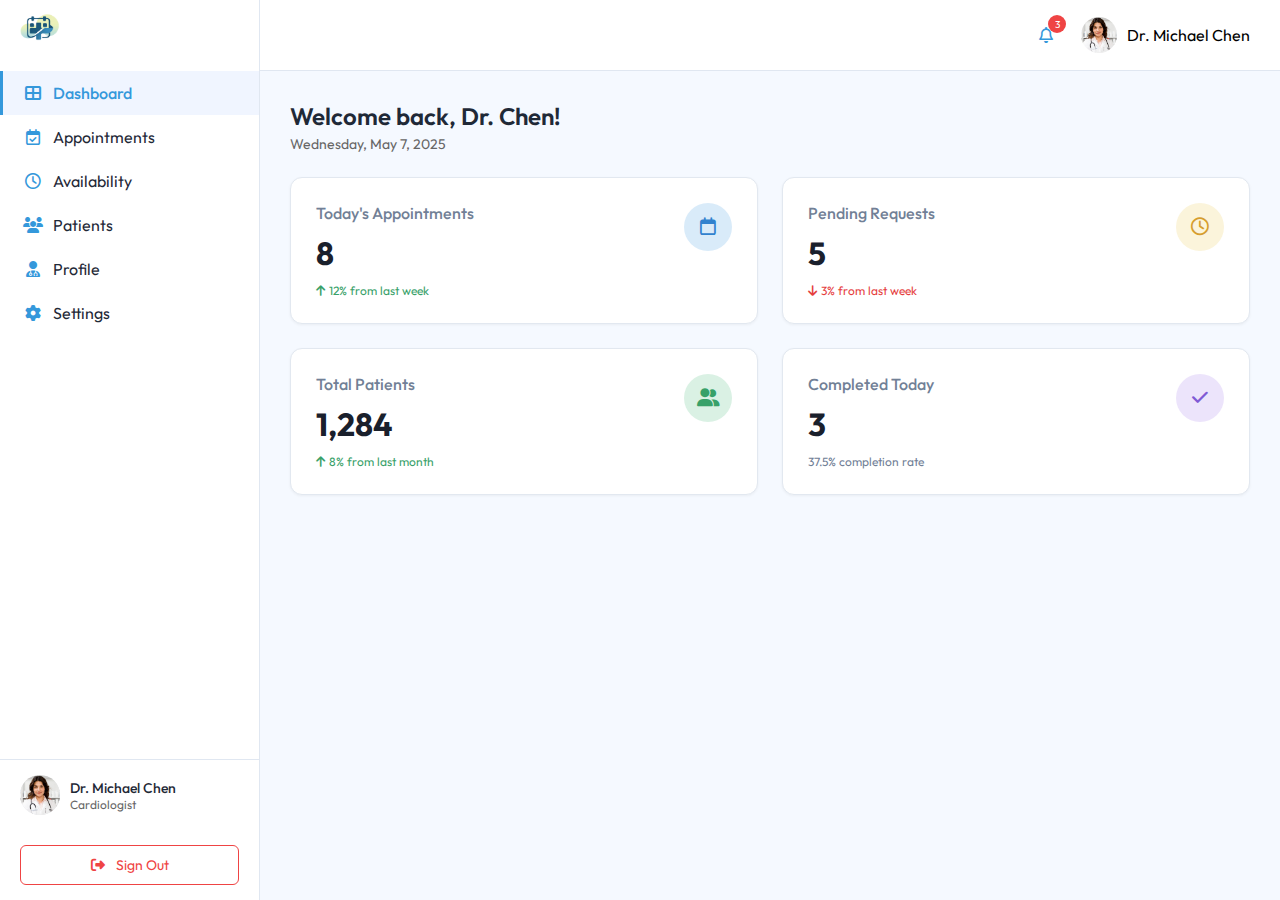
<file: index.html>
<!DOCTYPE html>
<html lang="en">

<head>
    <meta charset="UTF-8">
    <meta name="viewport" content="width=device-width, initial-scale=1.0">
    <title>Doctor's Dashboard</title>
    <link rel="icon" href="images/logo.png" type="my_logo">
    <link rel="stylesheet" href="https://cdnjs.cloudflare.com/ajax/libs/font-awesome/6.4.0/css/all.min.css">
    <style>
        @import url('https://fonts.googleapis.com/css2?family=Grand+Hotel&family=Jost:ital,wght@0,100..900;1,100..900&family=Outfit:wght@100..900&family=Poppins:ital,wght@0,100;0,200;0,300;0,400;0,500;0,600;0,700;0,800;0,900;1,100;1,200;1,300;1,400;1,500;1,600;1,700;1,800;1,900&family=Roboto:ital,wght@0,100..900;1,100..900&family=Winky+Sans:ital,wght@0,300..900;1,300..900&display=swap');


        * {
            margin: 0;
            padding: 0;
            box-sizing: border-box;
            font-family: 'Outfit', sans-serif;

        }

        body {
            background-color: #f5f9ff;
        }

        .container {
            display: flex;
            min-height: 100vh;
        }

        .sidebar {
            width: 260px;
            background-color: white;
            border-right: 1px solid #e0e7f1;
            display: flex;
            flex-direction: column;
            position: fixed;
            height: 100%;
        }

        .logo {
            display: flex;
            align-items: center;
        }

        .logo img {
            width: 40px;
            height: auto;
            margin-top: 7px;
            margin-left: 20px;
        }

        .logo-text {
            color: #3498db;
            font-weight: bold;
            font-style: italic;
            font-size: 24px;
            margin-left: 5px;
        }

        .nav-menu {
            flex-grow: 1;
            display: flex;
            flex-direction: column;
            padding: 20px 0;
        }

        .nav-item {
            display: flex;
            align-items: center;
            padding: 12px 20px;
            color: #1f2937;
            text-decoration: none;
            transition: all 0.3s;
            border-left: 3px solid transparent;
        }

        .nav-item.active {
            background-color: #f0f5ff;
            color: #3498db;
            border-left: 3px solid #3498db;
            font-weight: 500;
        }

        .nav-item:hover:not(.active) {
            background-color: #f8fafc;
            color: #3498db;
        }

        .nav-item i {
            width: 20px;
            margin-right: 10px;
            text-align: center;
            color: #3498db;
        }

        .user-profile {
            padding: 15px 20px;
            display: flex;
            align-items: center;
            border-top: 1px solid #e0e7f1;
        }

        .user-avatar {
            width: 40px;
            height: 40px;
            border-radius: 50%;
            background-color: #e5e7eb;
            margin-right: 10px;
            overflow: hidden;
        }

        .user-avatar img {
            width: 100%;
            height: 100%;
            object-fit: cover;
        }

        .user-info {
            flex-grow: 1;
        }

        .user-name {
            font-weight: 500;
            color: #1f2937;
            font-size: 14px;
        }

        .user-role {
            color: #666;
            font-size: 12px;
        }

        .logout-btn {
            display: block;
            margin: 15px 20px;
            padding: 10px;
            border: 1px solid #ef4444;
            border-radius: 6px;
            color: #ef4444;
            background-color: white;
            text-align: center;
            text-decoration: none;
            font-size: 14px;
            transition: all 0.3s;
        }

        .logout-btn:hover {
            background-color: #fef2f2;
        }

        .logout-btn i {
            margin-right: 8px;
        }

        .main-content {
            flex-grow: 1;
            margin-left: 260px;
        }

        .top-bar {
            display: flex;
            align-items: center;
            justify-content: space-between;
            padding: 15px 30px;
            background-color: white;
            border-bottom: 1px solid #e0e7f1;
        }

        .menu-toggle {
            display: none;
            font-size: 20px;
            color: #3498db;
            cursor: pointer;
            margin-right: 15px;
        }

        .search-container {
            flex-grow: 1;
            max-width: 500px;
            position: relative;
        }

        .search-container i {
            position: absolute;
            left: 10px;
            top: 50%;
            transform: translateY(-50%);
            color: #3498db;
        }

        .search-input {
            width: 100%;
            padding: 8px 10px 8px 35px;
            border: 1px solid #e0e7f1;
            border-radius: 20px;
            background-color: #f8fafc;
            outline: none;
            transition: all 0.3s;
        }

        .search-input:focus {
            background-color: white;
            border-color: #bfdbfe;
            box-shadow: 0 0 0 3px rgba(59, 130, 246, 0.1);
        }

        .notification-container {
            display: flex;
            align-items: center;
        }

        .icon-btn {
            width: 40px;
            height: 40px;
            border-radius: 50%;
            display: flex;
            align-items: center;
            justify-content: center;
            margin-left: 10px;
            position: relative;
            color: #3498db;
            background-color: transparent;
            transition: all 0.3s;
        }

        .icon-btn:hover {
            background-color: #f0f5ff;
            color: #3498db;
        }

        .notification-badge {
            position: absolute;
            top: 0;
            right: 0;
            background-color: #ef4444;
            color: white;
            border-radius: 50%;
            width: 18px;
            height: 18px;
            font-size: 10px;
            display: flex;
            align-items: center;
            justify-content: center;
        }

        .user-dropdown {
            display: flex;
            align-items: center;
            margin-left: 15px;
        }

        .user-dropdown img {
            width: 36px;
            height: 36px;
            border-radius: 50%;
            object-fit: cover;
            margin-right: 10px;
        }

        .content {
            padding: 30px;
        }

        /* Welcome Section */
        .welcome-section {
            display: flex;
            justify-content: space-between;
            align-items: center;
            margin-bottom: 24px;
        }

        .welcome-text h1 {
            font-size: 24px;
            font-weight: 600;
            color: #1f2937;
            margin-bottom: 4px;
        }

        .welcome-text p {
            color: #666;
            font-size: 14px;
        }

        /* Stats Cards */
        .stats-container {
            display: grid;
            grid-template-columns: repeat(2, 1fr);
            gap: 24px;
        }

        .stat-card {
            background-color: white;
            border-radius: 12px;
            padding: 25px;
            box-shadow: 0 1px 3px rgba(0, 0, 0, 0.05);
            display: flex;
            justify-content: space-between;
            align-items: flex-start;
            border: 1px solid #e2e8f0;
        }

        .stat-info h3 {
            color: #718096;
            font-size: 16px;
            font-weight: 500;
            margin-bottom: 10px;
        }

        .stat-number {
            font-size: 32px;
            font-weight: 700;
            color: #1a202c;
            margin-bottom: 10px;
        }

        .stat-change,
        .stat-rate {
            font-size: 12px;
            display: flex;
            align-items: center;
        }

        .stat-change i {
            margin-right: 4px;
        }

        .positive {
            color: #38a169;
        }

        .negative {
            color: #e53e3e;
        }

        .stat-rate {
            color: #718096;
        }

        .stat-icon {
            width: 48px;
            height: 48px;
            border-radius: 50%;
            display: flex;
            align-items: center;
            justify-content: center;
            color: white;
            font-size: 18px;
            flex-shrink: 0;
        }

        .blue {
            background-color: rgba(66, 153, 225, 0.2);
            color: #3182ce;
        }

        .yellow {
            background-color: rgba(236, 201, 75, 0.2);
            color: #d69e2e;
        }

        .green {
            background-color: rgba(72, 187, 120, 0.2);
            color: #38a169;
        }

        .purple {
            background-color: rgba(159, 122, 234, 0.2);
            color: #805ad5;
        }

        /* Responsive Design */
        @media (max-width: 1200px) {
            /* Stats already in 2 columns by default */
        }

        @media (max-width: 992px) {
            .search-container {
                max-width: 300px;
            }
        }

        @media (max-width: 768px) {
            .sidebar {
                transform: translateX(-100%);
                width: 240px;
            }

            .sidebar.active {
                transform: translateX(0);
                box-shadow: 0 0 15px rgba(0, 0, 0, 0.1);
            }

            .main-content {
                margin-left: 0;
                width: 100%;
            }

            .main-content.expanded {
                margin-left: 0;
            }

            .menu-toggle {
                display: block;
            }

            .search-container {
                max-width: none;
                flex-grow: 1;
            }

            .user-name-display {
                display: none;
            }

            .welcome-text h1 {
                font-size: 20px;
            }
        }

        @media (max-width: 576px) {
            .stats-container {
                grid-template-columns: 1fr;
            }

            .content {
                padding: 20px 15px;
            }

            .top-bar {
                padding: 12px 15px;
            }

            .search-input {
                padding: 6px 8px 6px 30px;
            }

            .search-container i {
                left: 8px;
            }

            .welcome-text h1 {
                font-size: 18px;
            }

            .stat-card {
                padding: 20px;
            }

            .stat-number {
                font-size: 28px;
            }

            .icon-btn {
                width: 36px;
                height: 36px;
            }
        }
    </style>
</head>

<body>
    <div class="container">
        <div class="sidebar" id="sidebar">
            <div class="logo">
                <a href="">
                    <img src="images/logo.png" alt="">
                </a>
            </div>
            <div class="nav-menu">
                <a href="index.html" class="nav-item active">
                    <i class="fas fa-th-large"></i>
                    <span>Dashboard</span>
                </a>
                <a href="appointments.html" class="nav-item">
                    <i class="fa-regular fa-calendar-check"></i>
                    <span>Appointments</span>
                </a>
                <a href="availability.html" class="nav-item">
                    <i class="far fa-clock"></i>
                    <span>Availability</span>
                </a>
                <a href="patients.html" class="nav-item">
                    <i class="fa-solid fa-users"></i>
                    <span>Patients</span>
                </a>
                <a href="profile.html" class="nav-item">
                    <i class="fa-solid fa-user-doctor"></i>
                    <span>Profile</span>
                </a>
                <a href="setting.html" class="nav-item">
                    <i class="fas fa-cog"></i>
                    <span>Settings</span>
                </a>
            </div>
            <div class="user-profile">
                <div class="user-avatar">
                    <img src="images/doctor-1.png" alt="Dr. Chen">
                </div>
                <div class="user-info">
                    <div class="user-name">Dr. Michael Chen</div>
                    <div class="user-role">Cardiologist</div>
                </div>
            </div>
            <a href="#" class="logout-btn">
                <i class="fas fa-sign-out-alt"></i>
                Sign Out
            </a>
        </div>
        <div class="main-content">
            <div class="top-bar">
                <div class="menu-toggle" id="menu-toggle">
                    <i class="fas fa-bars"></i>
                </div>
                <div class="search-container">

                </div>
                <div class="notification-container">
                    <div class="icon-btn">
                        <i class="far fa-bell"></i>
                        <span class="notification-badge">3</span>
                    </div>
                    <div class="user-dropdown">
                        <img src="images/doctor-1.png" alt="Dr. Chen">
                        <span class="user-name-display">Dr. Michael Chen</span>
                    </div>
                </div>
            </div>
            <div class="content">
                <!-- Welcome Section -->
                <div class="welcome-section">
                    <div class="welcome-text">
                        <h1>Welcome back, Dr. Chen!</h1>
                        <p>Wednesday, May 7, 2025</p>
                    </div>
                </div>

                <!-- Stats Cards -->
                <div class="stats-container">
                    <div class="stat-card">
                        <div class="stat-info">
                            <h3>Today's Appointments</h3>
                            <div class="stat-number">8</div>
                            <div class="stat-change positive">
                                <i class="fas fa-arrow-up"></i>
                                12% from last week
                            </div>
                        </div>
                        <div class="stat-icon blue">
                            <i class="far fa-calendar"></i>
                        </div>
                    </div>

                    <div class="stat-card">
                        <div class="stat-info">
                            <h3>Pending Requests</h3>
                            <div class="stat-number">5</div>
                            <div class="stat-change negative">
                                <i class="fas fa-arrow-down"></i>
                                3% from last week
                            </div>
                        </div>
                        <div class="stat-icon yellow">
                            <i class="far fa-clock"></i>
                        </div>
                    </div>

                    <div class="stat-card">
                        <div class="stat-info">
                            <h3>Total Patients</h3>
                            <div class="stat-number">1,284</div>
                            <div class="stat-change positive">
                                <i class="fas fa-arrow-up"></i>
                                8% from last month
                            </div>
                        </div>
                        <div class="stat-icon green">
                            <i class="fas fa-user-friends"></i>
                        </div>
                    </div>

                    <div class="stat-card">
                        <div class="stat-info">
                            <h3>Completed Today</h3>
                            <div class="stat-number">3</div>
                            <div class="stat-rate">
                                37.5% completion rate
                            </div>
                        </div>
                        <div class="stat-icon purple">
                            <i class="fas fa-check"></i>
                        </div>
                    </div>
                </div>
            </div>
        </div>
    </div>

    <script>
        // Toggle sidebar functionality
        document.getElementById('menu-toggle').addEventListener('click', function () {
            document.getElementById('sidebar').classList.toggle('active');
            document.querySelector('.main-content').classList.toggle('expanded');
        });

        // Close sidebar when clicking outside on small screens
        document.addEventListener('click', function (event) {
            const sidebar = document.getElementById('sidebar');
            const menuToggle = document.getElementById('menu-toggle');

            if (window.innerWidth <= 768 &&
                !sidebar.contains(event.target) &&
                !menuToggle.contains(event.target) &&
                sidebar.classList.contains('active')) {
                sidebar.classList.remove('active');
                document.querySelector('.main-content').classList.remove('expanded');
            }
        });

        // Adjust sidebar on window resize
        window.addEventListener('resize', function () {
            const sidebar = document.getElementById('sidebar');
            if (window.innerWidth > 768 && sidebar.classList.contains('active')) {
                sidebar.classList.remove('active');
                document.querySelector('.main-content').classList.remove('expanded');
            }
        });
    </script>
</body>

</html>
</file>
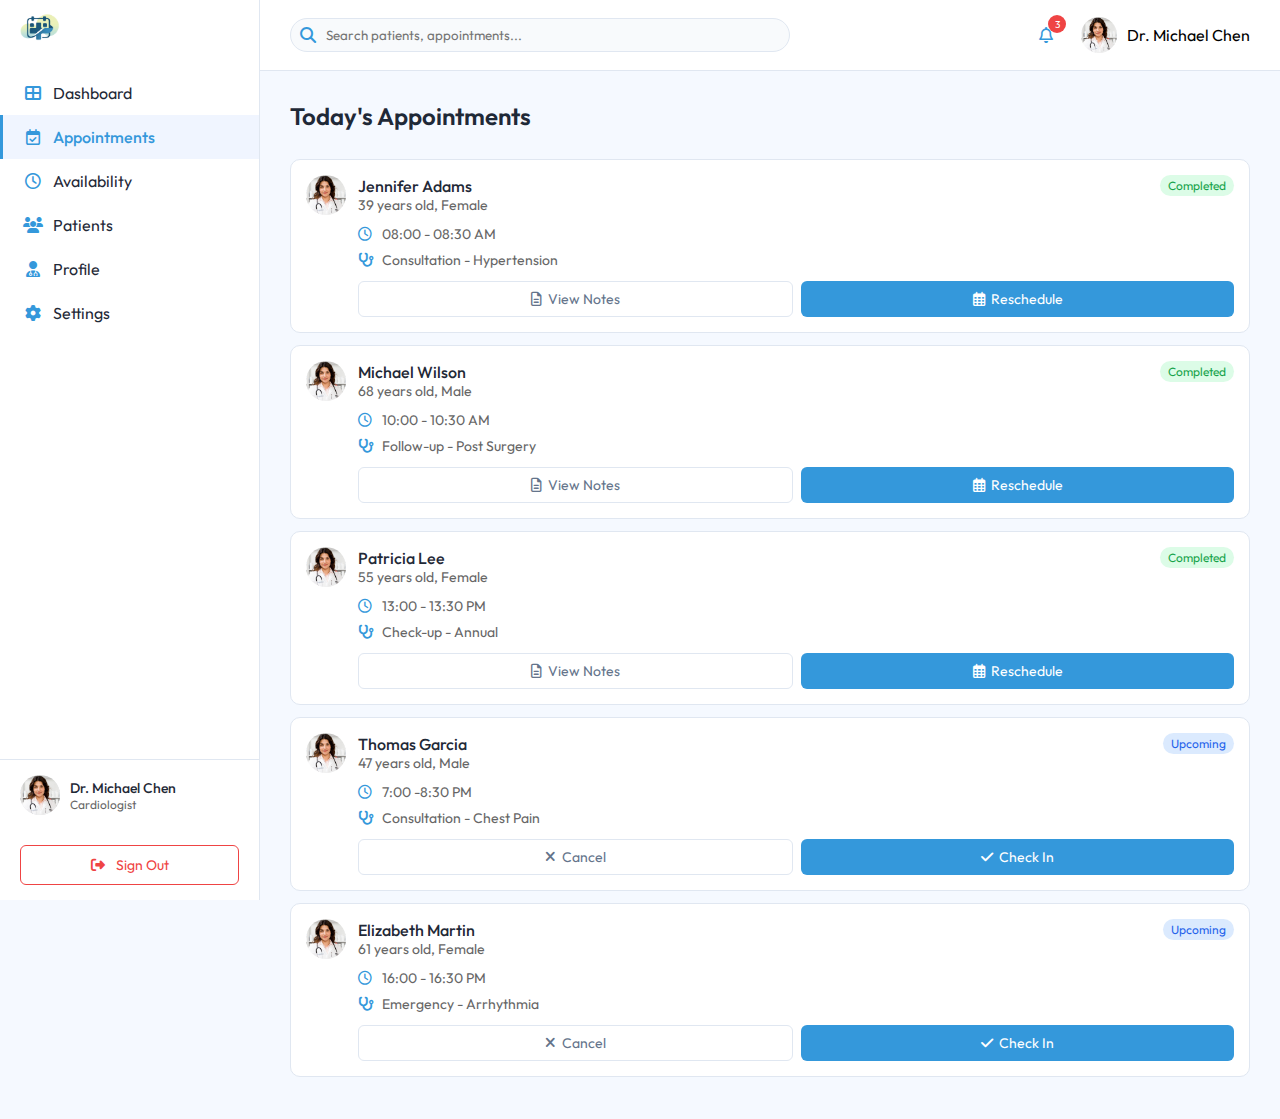
<file: appointments.html>
<!DOCTYPE html>
<html lang="en">

<head>
    <meta charset="UTF-8">
    <meta name="viewport" content="width=device-width, initial-scale=1.0">
    <title>Appointments</title>
    <link rel="icon" href="images/logo.png" type="my_logo">

    <link rel="stylesheet" href="https://cdnjs.cloudflare.com/ajax/libs/font-awesome/6.4.0/css/all.min.css">

    <style>
        @import url('https://fonts.googleapis.com/css2?family=Grand+Hotel&family=Jost:ital,wght@0,100..900;1,100..900&family=Outfit:wght@100..900&family=Poppins:ital,wght@0,100;0,200;0,300;0,400;0,500;0,600;0,700;0,800;0,900;1,100;1,200;1,300;1,400;1,500;1,600;1,700;1,800;1,900&family=Roboto:ital,wght@0,100..900;1,100..900&family=Winky+Sans:ital,wght@0,300..900;1,300..900&display=swap');


        * {
            margin: 0;
            padding: 0;
            box-sizing: border-box;
            font-family: 'Outfit', sans-serif;

        }

        body {
            background-color: #f5f9ff;
        }

        .container {
            display: flex;
            min-height: 100vh;
        }

        .sidebar {
            width: 260px;
            background-color: white;
            border-right: 1px solid #e0e7f1;
            display: flex;
            flex-direction: column;
            position: fixed;
            height: 100%;
        }

        .logo {
            display: flex;
            align-items: center;
        }

        .logo img {
            width: 40px;
            height: auto;
            margin-top: 7px;
            margin-left: 20px;
        }

        .logo-text {
            color: #3498db;
            font-weight: bold;
            font-style: italic;
            font-size: 24px;
            margin-left: 5px;
        }

        .nav-menu {
            flex-grow: 1;
            display: flex;
            flex-direction: column;
            padding: 20px 0;
        }

        .nav-item {
            display: flex;
            align-items: center;
            padding: 12px 20px;
            color: #1f2937;
            text-decoration: none;
            transition: all 0.3s;
            border-left: 3px solid transparent;
        }

        .nav-item.active {
            background-color: #f0f5ff;
            color: #3498db;
            border-left: 3px solid #3498db;
            font-weight: 500;
        }

        .nav-item:hover:not(.active) {
            background-color: #f8fafc;
            color: #3498db;
        }

        .nav-item i {
            width: 20px;
            margin-right: 10px;
            text-align: center;
            color: #3498db;
        }

        .user-profile {
            padding: 15px 20px;
            display: flex;
            align-items: center;
            border-top: 1px solid #e0e7f1;
        }

        .user-avatar {
            width: 40px;
            height: 40px;
            border-radius: 50%;
            background-color: #e5e7eb;
            margin-right: 10px;
            overflow: hidden;
        }

        .user-avatar img {
            width: 100%;
            height: 100%;
            object-fit: cover;
        }

        .user-info {
            flex-grow: 1;
        }

        .user-name {
            font-weight: 500;
            color: #1f2937;
            font-size: 14px;
        }

        .user-role {
            color: #666;
            font-size: 12px;
        }

        .logout-btn {
            display: block;
            margin: 15px 20px;
            padding: 10px;
            border: 1px solid #ef4444;
            border-radius: 6px;
            color: #ef4444;
            background-color: white;
            text-align: center;
            text-decoration: none;
            font-size: 14px;
            transition: all 0.3s;
        }

        .logout-btn:hover {
            background-color: #fef2f2;
        }

        .logout-btn i {
            margin-right: 8px;
        }

        .main-content {
            flex-grow: 1;
            margin-left: 260px;
        }

        .top-bar {
            display: flex;
            align-items: center;
            justify-content: space-between;
            padding: 15px 30px;
            background-color: white;
            border-bottom: 1px solid #e0e7f1;
        }

        .menu-toggle {
            display: none;
            font-size: 20px;
            color: #3498db;
            cursor: pointer;
            margin-right: 15px;
        }

        .search-container {
            flex-grow: 1;
            max-width: 500px;
            position: relative;
        }

        .search-container i {
            position: absolute;
            left: 10px;
            top: 50%;
            transform: translateY(-50%);
            color: #3498db;
        }

        .search-input {
            width: 100%;
            padding: 8px 10px 8px 35px;
            border: 1px solid #e0e7f1;
            border-radius: 20px;
            background-color: #f8fafc;
            outline: none;
            transition: all 0.3s;
        }

        .search-input:focus {
            background-color: white;
            border-color: #bfdbfe;
            box-shadow: 0 0 0 3px rgba(59, 130, 246, 0.1);
        }

        .notification-container {
            display: flex;
            align-items: center;
        }

        .icon-btn {
            width: 40px;
            height: 40px;
            border-radius: 50%;
            display: flex;
            align-items: center;
            justify-content: center;
            margin-left: 10px;
            position: relative;
            color: #3498db;
            background-color: transparent;
            transition: all 0.3s;
        }

        .icon-btn:hover {
            background-color: #f0f5ff;
            color: #3498db;
        }

        .notification-badge {
            position: absolute;
            top: 0;
            right: 0;
            background-color: #ef4444;
            color: white;
            border-radius: 50%;
            width: 18px;
            height: 18px;
            font-size: 10px;
            display: flex;
            align-items: center;
            justify-content: center;
        }

        .user-dropdown {
            display: flex;
            align-items: center;
            margin-left: 15px;
        }

        .user-dropdown img {
            width: 36px;
            height: 36px;
            border-radius: 50%;
            object-fit: cover;
            margin-right: 10px;
        }

        .content {
            padding: 30px;
        }

        /* Welcome Section */
        .welcome-section {
            display: flex;
            justify-content: space-between;
            align-items: center;
            margin-bottom: 24px;
        }

        .welcome-text h1 {
            font-size: 24px;
            font-weight: 600;
            color: #1f2937;
            margin-bottom: 4px;
        }

        .appointments-container {
            max-width: 100%;
            background-color: #f5f9ff;
            border-radius: 12px;
        }

        .appointment-card {
            background-color: white;
            border: 1px solid #e0e7f1;
            border-radius: 10px;
            padding: 15px;
            margin-bottom: 12px;
            position: relative;
        }

        .status-badge {
            position: absolute;
            top: 15px;
            right: 15px;
            font-size: 12px;
            padding: 3px 8px;
            border-radius: 12px;
        }

        .completed {
            background-color: #dcfce7;
            color: #16a34a;
        }

        .upcoming {
            background-color: #dbeafe;
            color: #2563eb;
        }

        .cancelled {
            background-color: #fee2e2;
            color: #dc2626;
        }


        .patient-info {
            display: flex;
            align-items: center;
            margin-bottom: 10px;
        }

        .patient-avatar {
            width: 40px;
            height: 40px;
            border-radius: 50%;
            overflow: hidden;
            margin-right: 12px;
        }

        .patient-avatar img {
            width: 100%;
            height: 100%;
            object-fit: cover;
        }

        .patient-name {
            font-weight: 500;
            color: #1f2937;
            font-size: 16px;
        }

        .patient-details {
            color: #666;
            font-size: 14px;
        }

        .appointment-details {
            margin-left: 52px;
        }

        .time-slot,
        .appointment-type {
            display: flex;
            align-items: center;
            color: #666;
            font-size: 14px;
            margin-bottom: 8px;
        }

        .time-slot i,
        .appointment-type i {
            width: 16px;
            margin-right: 8px;
            color: #3498db;
        }

        .action-buttons {
            margin-left: 52px;
            display: flex;
            gap: 8px;
            margin-top: 12px;
        }

        .btn {
            flex: 1;
            padding: 8px;
            border-radius: 6px;
            font-size: 14px;
            text-align: center;
            cursor: pointer;
            display: flex;
            align-items: center;
            justify-content: center;
            transition: all 0.2s;
            text-decoration: none;
        }

        .btn-outline {
            border: 1px solid #e0e7f1;
            background-color: white;
            color: #64748b;
        }

        .btn-outline:hover {
            background-color: #f8fafc;
        }

        .btn-primary {
            background-color: #3498db;
            color: white;
            border: none;
        }

        .btn-primary:hover {
            background-color: #3498dbd8;
        }

        .btn i {
            margin-right: 6px;
        }

        .modal {
            display: none;
            position: fixed;
            top: 0;
            left: 0;
            width: 100%;
            height: 100%;
            background-color: rgba(0, 0, 0, 0.5);
            z-index: 1001;
        }

        .modal-content {
            background-color: white;
            margin: 15% auto;
            padding: 20px;
            width: 80%;
            max-width: 600px;
            border-radius: 8px;
            position: relative;
        }

        .close {
            position: absolute;
            right: 20px;
            top: 10px;
            font-size: 28px;
            cursor: pointer;
        }

        .notes-textarea {
            width: 100%;
            height: 200px;
            margin: 15px 0;
            padding: 10px;
            border: 1px solid #e0e7f1;
            border-radius: 6px;
            resize: vertical;
        }

        .time-slot-selector {
            margin: 20px 0;
        }

        .time-select {
            width: 100%;
            padding: 10px;
            border: 1px solid #e0e7f1;
            border-radius: 6px;
            margin-top: 10px;
        }

        .modal-actions {
            display: flex;
            gap: 10px;
            justify-content: flex-end;
            margin-top: 20px;
        }


        /* Responsive Styles */
        @media (max-width: 1200px) {
            .content {
                padding: 25px;
            }

            .patient-name {
                font-size: 15px;
            }

            .patient-details,
            .time-slot,
            .appointment-type {
                font-size: 13px;
            }
        }

        @media (max-width: 992px) {
            .sidebar {
                left: -260px;
                transition: all 0.3s;
                z-index: 1000;
            }

            .sidebar.active {
                left: 0;
            }

            .main-content {
                margin-left: 0;
            }

            .menu-toggle {
                display: block;
            }

            .user-dropdown span {
                display: none;
            }

            .appointment-details {
                margin-left: 0;
                margin-top: 12px;
            }
        }

        @media (max-width: 768px) {
            .top-bar {
                padding: 15px 20px;
            }

            .notification-container {
                gap: 8px;
            }

            .action-buttons {
                flex-direction: column;
                margin-left: 0;
            }

            .btn {
                width: 100%;
            }

            .patient-info {
                flex-direction: column;
                align-items: flex-start;
            }

            .patient-avatar {
                margin-bottom: 10px;
            }
        }

        @media (max-width: 576px) {
            .content {
                padding: 15px;
            }

            .top-bar {
                padding: 12px 15px;
            }

            .search-container {
                max-width: 100%;
            }

            .notification-badge {
                width: 15px;
                height: 15px;
                font-size: 9px;
            }

            .patient-avatar {
                width: 40px;
                /* Restore original size */
                height: 40px;
                margin-right: 12px;
                /* Maintain spacing */
            }

            .status-badge {
                position: absolute;
                /* Keep badge in original position */
                top: 15px;
                right: 15px;
                margin-bottom: 0;
                /* Remove previous bottom margin */
            }

            .patient-info {
                flex-direction: row;
                /* Keep inline layout */
                align-items: center;
                margin-bottom: 10px;
            }

            .appointment-details {
                margin-left: 52px;
                /* Restore original indentation */
                margin-top: 0;
            }

            .action-buttons {
                margin-left: 52px;
                /* Restore original indentation */
                flex-direction: row;
                /* Keep buttons inline */
                gap: 8px;
            }

            .btn {
                width: auto;
                flex: 1;
                /* Maintain equal button widths */
                padding: 8px;
                font-size: 13px;
                /* Slightly smaller text */
            }

            .patient-name {
                font-size: 15px;
                /* Slightly reduced size */
            }

            .patient-details,
            .time-slot,
            .appointment-type {
                font-size: 13px;
                /* Consistent text size */
            }

            .welcome-text h1 {
                font-size: 20px;
            }
        }
    </style>
</head>


<body>
    <div class="container">
        <div class="sidebar" id="sidebar">
            <div class="logo">
                <a href="">
                    <img src="images/logo.png" alt="">
                </a>
            </div>
            <div class="nav-menu">
                <a href="index.html" class="nav-item">
                    <i class="fas fa-th-large"></i>
                    <span>Dashboard</span>
                </a>
                <a href="appointments.html" class="nav-item active">
                    <i class="fa-regular fa-calendar-check"></i>
                    <span>Appointments</span>
                </a>
                <a href="availability.html" class="nav-item">
                    <i class="far fa-clock"></i>
                    <span>Availability</span>
                </a>
                <a href="patients.html" class="nav-item">
                   <i class="fa-solid fa-users"></i>
                    <span>Patients</span>
                </a>
                <a href="profile.html" class="nav-item">
                    <i class="fa-solid fa-user-doctor"></i>
                    <span>Profile</span>
                </a>
                <a href="setting.html" class="nav-item">
                    <i class="fas fa-cog"></i>
                    <span>Settings</span>
                </a>
            </div>
            <div class="user-profile">
                <div class="user-avatar">
                    <img src="images/doctor-1.png" alt="Dr. Chen">
                </div>
                <div class="user-info">
                    <div class="user-name">Dr. Michael Chen</div>
                    <div class="user-role">Cardiologist</div>
                </div>
            </div>
            <a href="#" class="logout-btn">
                <i class="fas fa-sign-out-alt"></i>
                Sign Out
            </a>
        </div>
        <div class="main-content">
            <div class="top-bar">
                <div class="menu-toggle" id="menu-toggle">
                    <i class="fas fa-bars"></i>
                </div>
                <div class="search-container">
                    <i class="fas fa-search"></i>
                    <input type="text" class="search-input" placeholder="Search patients, appointments...">

                </div>
                <div class="notification-container">
                    <div class="icon-btn">
                        <i class="far fa-bell"></i>
                        <span class="notification-badge">3</span>
                    </div>
                    <div class="user-dropdown">
                        <img src="images/doctor-1.png" alt="Dr. Chen">
                        <span>Dr. Michael Chen</span>
                    </div>
                </div>
            </div>
            <div class="content">
                <!-- Welcome Section -->
                <div class="welcome-section">
                    <div class="welcome-text">
                        <h1>Today's Appointments</h1>
                    </div>
                </div>
                <div class="appointments-container">

                    <!-- Jennifer Adams -->
                    <div class="appointment-card">
                        <span class="status-badge completed">Completed</span>
                        <div class="patient-info">
                            <div class="patient-avatar">
                                <img src="images/doctor-1.png" alt="Jennifer Adams">
                            </div>
                            <div>
                                <div class="patient-name">Jennifer Adams</div>
                                <div class="patient-details">39 years old, Female</div>
                            </div>
                        </div>
                        <div class="appointment-details">
                            <div class="time-slot">
                                <i class="far fa-clock"></i>
                                08:00 - 08:30 AM
                            </div>
                            <div class="appointment-type">
                                <i class="fas fa-stethoscope"></i>
                                Consultation - Hypertension
                            </div>
                        </div>
                        <div class="action-buttons">
                            <a href="#" class="btn btn-outline">
                                <i class="far fa-file-alt"></i>
                                View Notes
                            </a>
                            <a href="#" class="btn btn-primary">
                                <i class="far fa-calendar-alt"></i>
                                Reschedule
                            </a>
                        </div>
                    </div>

                    <!-- Michael Wilson -->
                    <div class="appointment-card">
                        <span class="status-badge completed">Completed</span>
                        <div class="patient-info">
                            <div class="patient-avatar">
                                <img src="images/doctor-1.png" alt="Michael Wilson">
                            </div>
                            <div>
                                <div class="patient-name">Michael Wilson</div>
                                <div class="patient-details">68 years old, Male</div>
                            </div>
                        </div>
                        <div class="appointment-details">
                            <div class="time-slot">
                                <i class="far fa-clock"></i>
                                10:00 - 10:30 AM
                            </div>
                            <div class="appointment-type">
                                <i class="fas fa-stethoscope"></i>
                                Follow-up - Post Surgery
                            </div>
                        </div>
                        <div class="action-buttons">
                            <a href="#" class="btn btn-outline">
                                <i class="far fa-file-alt"></i>
                                View Notes
                            </a>
                            <a href="#" class="btn btn-primary">
                                <i class="far fa-calendar-alt"></i>
                                Reschedule
                            </a>
                        </div>
                    </div>

                    <!-- Patricia Lee -->
                    <div class="appointment-card">
                        <span class="status-badge completed">Completed</span>
                        <div class="patient-info">
                            <div class="patient-avatar">
                                <img src="images/doctor-1.png" alt="Patricia Lee">
                            </div>
                            <div>
                                <div class="patient-name">Patricia Lee</div>
                                <div class="patient-details">55 years old, Female</div>
                            </div>
                        </div>
                        <div class="appointment-details">
                            <div class="time-slot">
                                <i class="far fa-clock"></i>
                                13:00 - 13:30 PM
                            </div>
                            <div class="appointment-type">
                                <i class="fas fa-stethoscope"></i>
                                Check-up - Annual
                            </div>
                        </div>
                        <div class="action-buttons">
                            <a href="#" class="btn btn-outline">
                                <i class="far fa-file-alt"></i>
                                View Notes
                            </a>
                            <a href="#" class="btn btn-primary">
                                <i class="far fa-calendar-alt"></i>
                                Reschedule
                            </a>
                        </div>
                    </div>

                    <!-- Thomas Garcia -->
                    <div class="appointment-card">
                        <span class="status-badge upcoming">Upcoming</span>
                        <div class="patient-info">
                            <div class="patient-avatar">
                                <img src="images/doctor-1.png" alt="Thomas Garcia">
                            </div>
                            <div>
                                <div class="patient-name">Thomas Garcia</div>
                                <div class="patient-details">47 years old, Male</div>
                            </div>
                        </div>
                        <div class="appointment-details">
                            <div class="time-slot">
                                <i class="far fa-clock"></i>
                                7:00 -8:30 PM
                            </div>
                            <div class="appointment-type">
                                <i class="fas fa-stethoscope"></i>
                                Consultation - Chest Pain
                            </div>
                        </div>
                        <div class="action-buttons">
                            <a href="#" class="btn btn-outline cancel-btn">
                                <i class="fas fa-times"></i>
                                Cancel
                            </a>
                            <a href="#" class="btn btn-primary checkin-btn">
                                <i class="fas fa-check"></i>
                                Check In
                            </a>
                        </div>
                    </div>

                    <!-- Elizabeth Martin -->
                    <div class="appointment-card">
                        <span class="status-badge upcoming">Upcoming</span>
                        <div class="patient-info">
                            <div class="patient-avatar">
                                <img src="images/doctor-1.png" alt="Elizabeth Martin">
                            </div>
                            <div>
                                <div class="patient-name">Elizabeth Martin</div>
                                <div class="patient-details">61 years old, Female</div>
                            </div>
                        </div>
                        <div class="appointment-details">
                            <div class="time-slot">
                                <i class="far fa-clock"></i>
                                16:00 - 16:30 PM
                            </div>
                            <div class="appointment-type">
                                <i class="fas fa-stethoscope"></i>
                                Emergency - Arrhythmia
                            </div>
                        </div>
                        <div class="action-buttons">
                            <a href="#" class="btn btn-outline cancel-btn">
                                <i class="fas fa-times"></i>
                                Cancel
                            </a>
                            <a href="#" class="btn btn-primary checkin-btn">
                                <i class="fas fa-check"></i>
                                Check In
                            </a>
                        </div>
                    </div>
                </div>

            </div>
        </div>
    </div>


    <div id="notesModal" class="modal">
        <div class="modal-content">
            <span class="close">&times;</span>
            <h3>Medical Notes</h3>
            <div class="notes-content" id="notesContent"></div>
            <textarea id="editNotes" class="notes-textarea" placeholder="Add notes..."></textarea>
            <button class="btn btn-primary" id="saveNotes">Save Changes</button>
        </div>
    </div>

    <div id="rescheduleModal" class="modal">
        <div class="modal-content">
            <span class="close">&times;</span>
            <h3>Reschedule Appointment</h3>
            <div class="time-slot-selector">
                <label>Select New Time Slot:</label>
                <select id="newTimeSlot" class="time-select">
                    <option value="08:00 - 08:30 AM">08:00 - 08:30 AM</option>
                    <option value="09:00 - 09:30 AM">09:00 - 09:30 AM</option>
                    <option value="10:00 - 10:30 AM">10:00 - 10:30 AM</option>
                    <option value="11:00 - 11:30 AM">11:00 - 11:30 AM</option>
                    <option value="13:00 - 13:30 PM">13:00 - 13:30 PM</option>
                    <option value="14:00 - 14:30 PM">14:00 - 14:30 PM</option>
                    <option value="15:00 - 15:30 PM">15:00 - 15:30 PM</option>
                    <option value="16:00 - 16:30 PM">16:00 - 16:30 PM</option>
                </select>
            </div>
            <div class="modal-actions">
                <button class="btn btn-outline" id="cancelReschedule">Cancel</button>
                <button class="btn btn-primary" id="confirmReschedule">Confirm</button>
            </div>
        </div>
    </div>

    <script>
        // Toggle sidebar functionality
        document.getElementById('menu-toggle').addEventListener('click', function () {
            document.getElementById('sidebar').classList.toggle('active');
            document.querySelector('.main-content').classList.toggle('expanded');
        });

        // Close sidebar when clicking outside on small screens
        document.addEventListener('click', function (event) {
            const sidebar = document.getElementById('sidebar');
            const menuToggle = document.getElementById('menu-toggle');

            if (window.innerWidth <= 768 &&
                !sidebar.contains(event.target) &&
                !menuToggle.contains(event.target) &&
                sidebar.classList.contains('active')) {
                sidebar.classList.remove('active');
                document.querySelector('.main-content').classList.remove('expanded');
            }
        });

        // Adjust sidebar on window resize
        window.addEventListener('resize', function () {
            const sidebar = document.getElementById('sidebar');
            if (window.innerWidth > 768 && sidebar.classList.contains('active')) {
                sidebar.classList.remove('active');
                document.querySelector('.main-content').classList.remove('expanded');
            }
        });

        // Search functionality
        const searchInput = document.querySelector('.search-input');
        const appointmentCards = document.querySelectorAll('.appointment-card');

        function filterAppointments(searchTerm) {
            const term = searchTerm.toLowerCase().trim();

            appointmentCards.forEach(card => {
                const text = card.textContent.toLowerCase();
                const patientName = card.querySelector('.patient-name').textContent.toLowerCase();
                const appointmentType = card.querySelector('.appointment-type').textContent.toLowerCase();
                const timeSlot = card.querySelector('.time-slot').textContent.toLowerCase();
                const patientDetails = card.querySelector('.patient-details').textContent.toLowerCase();

                const match = text.includes(term) ||
                    patientName.includes(term) ||
                    appointmentType.includes(term) ||
                    timeSlot.includes(term) ||
                    patientDetails.includes(term);

                card.style.display = match ? 'block' : 'none';
            });
        }

        // Add debounce function to limit search frequency
        function debounce(func, timeout = 300) {
            let timer;
            return (...args) => {
                clearTimeout(timer);
                timer = setTimeout(() => { func.apply(this, args); }, timeout);
            };
        }

        const searchAppointments = debounce((e) => filterAppointments(e.target.value));

        // Add event listener
        searchInput.addEventListener('input', searchAppointments);

        // View Notes Logic
        document.querySelectorAll('.btn-outline').forEach(button => {
            if (button.textContent.includes('View Notes')) {
                button.addEventListener('click', (e) => {
                    e.preventDefault();
                    const modal = document.getElementById('notesModal');
                    const notesContent = e.target.closest('.appointment-card').dataset.notes || '';
                    document.getElementById('editNotes').value = notesContent;
                    modal.style.display = 'block';
                });
            }
        });

        // Close modal logic
        document.querySelectorAll('.close, .modal').forEach(element => {
            element.addEventListener('click', (e) => {
                if (e.target.classList.contains('modal') || e.target.classList.contains('close')) {
                    document.getElementById('notesModal').style.display = 'none';
                }
            });
        });

        // Save notes logic
        document.getElementById('saveNotes').addEventListener('click', () => {
            const notes = document.getElementById('editNotes').value;
            // Here you would typically send to server
            document.getElementById('notesModal').style.display = 'none';
        });

        // Reschedule Functionality
        let currentAppointmentCard = null;

        document.querySelectorAll('.btn-primary').forEach(button => {
            if (button.textContent.includes('Reschedule')) {
                button.addEventListener('click', (e) => {
                    e.preventDefault();
                    currentAppointmentCard = e.target.closest('.appointment-card');
                    document.getElementById('rescheduleModal').style.display = 'block';
                });
            }
        });

        // Confirm Reschedule
        document.getElementById('confirmReschedule').addEventListener('click', () => {
            if (currentAppointmentCard) {
                const newTime = document.getElementById('newTimeSlot').value;
                currentAppointmentCard.querySelector('.time-slot').innerHTML = `
            <i class="far fa-clock"></i>
            ${newTime}
        `;
                closeRescheduleModal();
            }
        });

        // Close Modal Functions
        function closeRescheduleModal() {
            document.getElementById('rescheduleModal').style.display = 'none';
            currentAppointmentCard = null;
        }

        document.querySelectorAll('#rescheduleModal .close, #cancelReschedule').forEach(element => {
            element.addEventListener('click', closeRescheduleModal);
        });

        // Close modal when clicking outside
        window.onclick = function (event) {
            const rescheduleModal = document.getElementById('rescheduleModal');
            if (event.target === rescheduleModal) {
                closeRescheduleModal();
            }
        };

        document.querySelectorAll('.cancel-btn').forEach(button => {
            button.addEventListener('click', (e) => {
                e.preventDefault();
                const appointmentCard = e.target.closest('.appointment-card');
                appointmentCard.remove();
            });
        });

        // Check-In Functionality (updated)
        document.querySelectorAll('.checkin-btn').forEach(button => {
            button.addEventListener('click', (e) => {
                e.preventDefault();
                const appointmentCard = e.target.closest('.appointment-card');
                const statusBadge = appointmentCard.querySelector('.status-badge');
                const actionButtons = appointmentCard.querySelector('.action-buttons');

                // Update to completed style
                statusBadge.classList.remove('upcoming');
                statusBadge.classList.add('completed');
                statusBadge.textContent = 'Completed';

                // Update action buttons to match completed state
                actionButtons.innerHTML = `
            <a href="#" class="btn btn-outline">
                <i class="far fa-file-alt"></i>
                View Notes
            </a>
            <a href="#" class="btn btn-primary">
                <i class="far fa-calendar-alt"></i>
                Reschedule
            </a>
        `;

                // Re-attach event listeners
                attachNotesListener(actionButtons.querySelector('.btn-outline'));
                attachRescheduleListener(actionButtons.querySelector('.btn-primary'));
            });
        });
    </script>
</body>

</html>
</file>
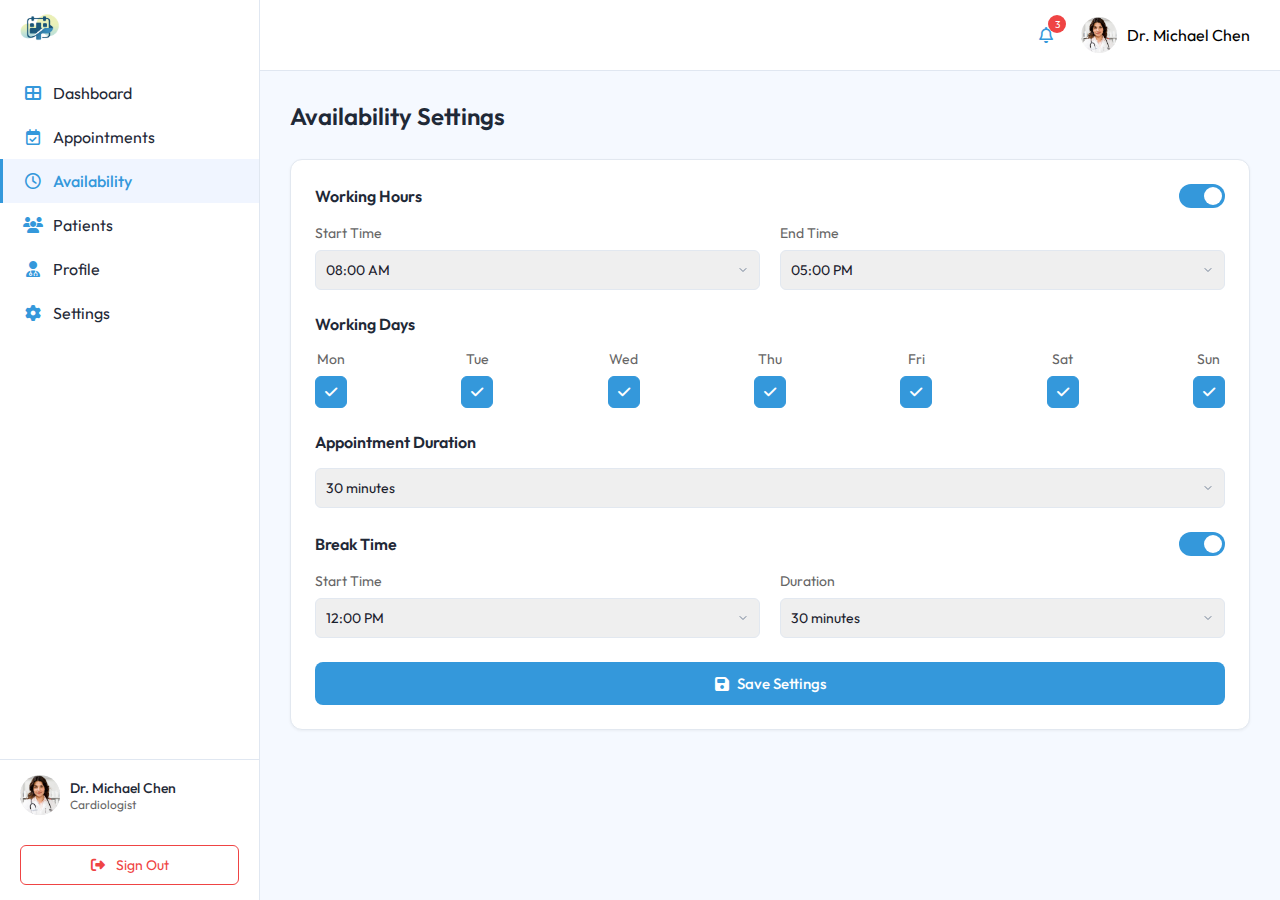
<file: availability.html>
<!DOCTYPE html>
<html lang="en">

<head>
    <meta charset="UTF-8">
    <meta name="viewport" content="width=device-width, initial-scale=1.0">
    <title>Availability</title>
    <link rel="icon" href="images/logo.png" type="my_logo">

    <link rel="stylesheet" href="https://cdnjs.cloudflare.com/ajax/libs/font-awesome/6.4.0/css/all.min.css">

    <style>
        @import url('https://fonts.googleapis.com/css2?family=Grand+Hotel&family=Jost:ital,wght@0,100..900;1,100..900&family=Outfit:wght@100..900&family=Poppins:ital,wght@0,100;0,200;0,300;0,400;0,500;0,600;0,700;0,800;0,900;1,100;1,200;1,300;1,400;1,500;1,600;1,700;1,800;1,900&family=Roboto:ital,wght@0,100..900;1,100..900&family=Winky+Sans:ital,wght@0,300..900;1,300..900&display=swap');


        * {
            margin: 0;
            padding: 0;
            box-sizing: border-box;
            font-family: 'Outfit', sans-serif;

        }

        body {
            background-color: #f5f9ff;
        }

        .container {
            display: flex;
            min-height: 100vh;
        }

        .sidebar {
            width: 260px;
            background-color: white;
            border-right: 1px solid #e0e7f1;
            display: flex;
            flex-direction: column;
            position: fixed;
            height: 100%;
        }

        .logo {
            display: flex;
            align-items: center;
        }

        .logo img {
            width: 40px;
            height: auto;
            margin-top: 7px;
            margin-left: 20px;
        }

        .logo-text {
            color: #3498db;
            font-weight: bold;
            font-style: italic;
            font-size: 24px;
            margin-left: 5px;
        }

        .nav-menu {
            flex-grow: 1;
            display: flex;
            flex-direction: column;
            padding: 20px 0;
        }

        .nav-item {
            display: flex;
            align-items: center;
            padding: 12px 20px;
            color: #1f2937;
            text-decoration: none;
            transition: all 0.3s;
            border-left: 3px solid transparent;
        }

        .nav-item.active {
            background-color: #f0f5ff;
            color: #3498db;
            border-left: 3px solid #3498db;
            font-weight: 500;
        }

        .nav-item:hover:not(.active) {
            background-color: #f8fafc;
            color: #3498db;
        }

        .nav-item i {
            width: 20px;
            margin-right: 10px;
            text-align: center;
            color: #3498db;
        }

        .user-profile {
            padding: 15px 20px;
            display: flex;
            align-items: center;
            border-top: 1px solid #e0e7f1;
        }

        .user-avatar {
            width: 40px;
            height: 40px;
            border-radius: 50%;
            background-color: #e5e7eb;
            margin-right: 10px;
            overflow: hidden;
        }

        .user-avatar img {
            width: 100%;
            height: 100%;
            object-fit: cover;
        }

        .user-info {
            flex-grow: 1;
        }

        .user-name {
            font-weight: 500;
            color: #1f2937;
            font-size: 14px;
        }

        .user-role {
            color: #666;
            font-size: 12px;
        }

        .logout-btn {
            display: block;
            margin: 15px 20px;
            padding: 10px;
            border: 1px solid #ef4444;
            border-radius: 6px;
            color: #ef4444;
            background-color: white;
            text-align: center;
            text-decoration: none;
            font-size: 14px;
            transition: all 0.3s;
        }

        .logout-btn:hover {
            background-color: #fef2f2;
        }

        .logout-btn i {
            margin-right: 8px;
        }

        .main-content {
            flex-grow: 1;
            margin-left: 260px;
        }

        .top-bar {
            display: flex;
            align-items: center;
            justify-content: space-between;
            padding: 15px 30px;
            background-color: white;
            border-bottom: 1px solid #e0e7f1;
        }

        .menu-toggle {
            display: none;
            font-size: 20px;
            color: #3498db;
            cursor: pointer;
            margin-right: 15px;
        }

        .search-container {
            flex-grow: 1;
            max-width: 500px;
            position: relative;
        }

        .search-container i {
            position: absolute;
            left: 10px;
            top: 50%;
            transform: translateY(-50%);
            color: #3498db;
        }

        .search-input {
            width: 100%;
            padding: 8px 10px 8px 35px;
            border: 1px solid #e0e7f1;
            border-radius: 20px;
            background-color: #f8fafc;
            outline: none;
            transition: all 0.3s;
        }

        .search-input:focus {
            background-color: white;
            border-color: #bfdbfe;
            box-shadow: 0 0 0 3px rgba(59, 130, 246, 0.1);
        }

        .notification-container {
            display: flex;
            align-items: center;
        }

        .icon-btn {
            width: 40px;
            height: 40px;
            border-radius: 50%;
            display: flex;
            align-items: center;
            justify-content: center;
            margin-left: 10px;
            position: relative;
            color: #3498db;
            background-color: transparent;
            transition: all 0.3s;
        }

        .icon-btn:hover {
            background-color: #f0f5ff;
            color: #3498db;
        }

        .notification-badge {
            position: absolute;
            top: 0;
            right: 0;
            background-color: #ef4444;
            color: white;
            border-radius: 50%;
            width: 18px;
            height: 18px;
            font-size: 10px;
            display: flex;
            align-items: center;
            justify-content: center;
        }

        .user-dropdown {
            display: flex;
            align-items: center;
            margin-left: 15px;
        }

        .user-dropdown img {
            width: 36px;
            height: 36px;
            border-radius: 50%;
            object-fit: cover;
            margin-right: 10px;
        }

        .content {
            padding: 30px;
        }

        /* Welcome Section */
        .welcome-section {
            display: flex;
            justify-content: space-between;
            align-items: center;
            margin-bottom: 24px;
        }

        .welcome-text h1 {
            font-size: 24px;
            font-weight: 600;
            color: #1f2937;
            margin-bottom: 4px;
        }

        .availability-container {
            width: 100%;
            background-color: white;
            border-radius: 12px;
            padding: 24px;
            box-shadow: 0 1px 3px rgba(0, 0, 0, 0.05);
            border: 1px solid #e2e8f0;
        }

        .settings-section {
            margin-bottom: 24px;
        }

        .section-title {
            display: flex;
            justify-content: space-between;
            align-items: center;
            margin-bottom: 16px;
        }

        .section-title h3 {
            font-size: 16px;
            font-weight: 600;
            color: #1f2937;
        }

        .toggle-switch {
            position: relative;
            width: 46px;
            height: 24px;
        }

        .toggle-switch input {
            opacity: 0;
            width: 0;
            height: 0;
        }

        .slider {
            position: absolute;
            cursor: pointer;
            top: 0;
            left: 0;
            right: 0;
            bottom: 0;
            background-color: #e2e8f0;
            transition: .4s;
            border-radius: 24px;
        }

        .slider:before {
            position: absolute;
            content: "";
            height: 18px;
            width: 18px;
            left: 3px;
            bottom: 3px;
            background-color: white;
            transition: .4s;
            border-radius: 50%;
        }

        input:checked+.slider {
            background-color: #3498db;
        }

        input:checked+.slider:before {
            transform: translateX(22px);
        }

        .time-selector {
            display: flex;
            gap: 20px;
            margin-bottom: 8px;
        }

        .time-field {
            flex: 1;
        }

        .time-field p {
            font-size: 14px;
            color: #666;
            margin-bottom: 8px;
        }

        .time-select {
            width: 100%;
            padding: 10px;
            border: 1px solid #e2e8f0;
            border-radius: 6px;
            color: #1a202c;
            font-size: 14px;
            appearance: none;
            background-image: url("data:image/svg+xml,%3Csvg xmlns='http://www.w3.org/2000/svg' width='12' height='12' viewBox='0 0 24 24' fill='none' stroke='%23718096' stroke-width='2' stroke-linecap='round' stroke-linejoin='round'%3E%3Cpolyline points='6 9 12 15 18 9'%3E%3C/polyline%3E%3C/svg%3E");
            background-repeat: no-repeat;
            background-position: right 10px center;
            cursor: pointer;
        }

        .working-days {
            display: flex;
            justify-content: space-between;
            margin-bottom: 12px;
        }

        .day-checkbox {
            display: flex;
            flex-direction: column;
            align-items: center;
            gap: 8px;
        }

        .day-checkbox p {
            font-size: 14px;
            color: #666;
        }

        .checkbox-container {
            width: 32px;
            height: 32px;
            border: 1px solid #e2e8f0;
            border-radius: 6px;
            display: flex;
            align-items: center;
            justify-content: center;
            cursor: pointer;
        }

        .checkbox-container.checked {
            background-color: #3498db;
            border-color: #3498db;
        }

        .checkbox-container i {
            color: white;
            font-size: 14px;
        }

        .save-btn {
            width: 100%;
            padding: 12px;
            background-color: #3498db;
            color: white;
            border: none;
            border-radius: 8px;
            font-size: 15px;
            font-weight: 500;
            cursor: pointer;
            transition: all 0.3s;
            display: flex;
            align-items: center;
            justify-content: center;
            gap: 8px;
        }

        .save-btn:hover {
            background-color: #2980b9;
        }

        .save-btn i {
            font-size: 16px;
        }

        /* Responsive Styles */
        @media (max-width: 1200px) {
            .working-days {
                gap: 10px;
            }

            .time-selector {
                gap: 15px;
            }
        }

        @media (max-width: 992px) {
            .content {
                padding: 25px;
            }

            .availability-container {
                padding: 20px;
            }

            .working-days {
                gap: 8px;
            }
        }

        @media (max-width: 768px) {
            .container {
                position: relative;
            }

            .sidebar {
                left: -260px;
                transition: all 0.3s;
                z-index: 100;
            }

            .sidebar.active {
                left: 0;
            }

            .main-content {
                margin-left: 0;
            }

            .menu-toggle {
                display: block;
            }

            .user-dropdown span {
                display: none;
            }

            .working-days {
                flex-wrap: wrap;
                gap: 12px;
                justify-content: flex-start;
            }

            .day-checkbox {
                width: 14%;
            }

            .logo-text {
                font-size: 20px;
            }
        }

        @media (max-width: 576px) {
            .content {
                padding: 20px 15px;
            }

            .availability-container {
                padding: 16px;
            }

            .time-selector {
                flex-direction: column;
                gap: 12px;
            }

            .day-checkbox {
                width: 12%;
            }

            .day-checkbox p {
                font-size: 12px;
            }

            .checkbox-container {
                width: 28px;
                height: 28px;
            }

            .section-title h3 {
                font-size: 15px;
            }

            .time-select {
                font-size: 13px;
            }

            .save-btn {
                font-size: 14px;
                padding: 10px;
            }

            .top-bar {
                padding: 12px 20px;
            }

            .user-dropdown img {
                width: 32px;
                height: 32px;
            }

            .icon-btn {
                width: 36px;
                height: 36px;
            }
        }

        /* Additional Mobile Menu Handling */
        @media (min-width: 769px) {
            .sidebar {
                left: 0 !important;
            }
        }
    </style>
</head>


<body>
    <div class="container">
        <div class="sidebar" id="sidebar"">
            <div class=" logo">
            <a href="">
                <img src="images/logo.png" alt="">
            </a>
        </div>
        <div class="nav-menu">
            <a href="index.html" class="nav-item">
                <i class="fas fa-th-large"></i>
                <span>Dashboard</span>
            </a>
            <a href="appointments.html" class="nav-item">
                <i class="fa-regular fa-calendar-check"></i>
                <span>Appointments</span>
            </a>
            <a href="availability.html" class="nav-item active">
                <i class="far fa-clock"></i>
                <span>Availability</span>
            </a>
            <a href="patients.html" class="nav-item">
                <i class="fa-solid fa-users"></i>
                <span>Patients</span>
            </a>
            <a href="profile.html" class="nav-item">
                <i class="fa-solid fa-user-doctor"></i>
                <span>Profile</span>
            </a>
            <a href="setting.html" class="nav-item">
                <i class="fas fa-cog"></i>
                <span>Settings</span>
            </a>
        </div>
        <div class="user-profile">
            <div class="user-avatar">
                <img src="images/doctor-1.png" alt="Dr. Chen">
            </div>
            <div class="user-info">
                <div class="user-name">Dr. Michael Chen</div>
                <div class="user-role">Cardiologist</div>
            </div>
        </div>
        <a href="#" class="logout-btn">
            <i class="fas fa-sign-out-alt"></i>
            Sign Out
        </a>
    </div>
    <div class="main-content">
        <div class="top-bar">
            <div class="menu-toggle" id="menu-toggle">
                <i class="fas fa-bars"></i>
            </div>
            <div class="search-container">

            </div>
            <div class="notification-container">
                <div class="icon-btn">
                    <i class="far fa-bell"></i>
                    <span class="notification-badge">3</span>
                </div>
                <div class="user-dropdown">
                    <img src="images/doctor-1.png" alt="Dr. Chen">
                    <span>Dr. Michael Chen</span>
                </div>
            </div>
        </div>
        <div class="content">
            <!-- Welcome Section -->
            <div class="welcome-section">
                <div class="welcome-text">
                    <h1>Availability Settings</h1>
                </div>
            </div>
            <div class="availability-container">

                <!-- Working Hours -->
                <div class="settings-section">
                    <div class="section-title">
                        <h3>Working Hours</h3>
                        <label class="toggle-switch">
                            <input type="checkbox" checked>
                            <span class="slider"></span>
                        </label>
                    </div>
                    <div class="time-selector">
                        <div class="time-field">
                            <p>Start Time</p>
                            <select class="time-select">
                                <option value="08:00">08:00 AM</option>
                                <option value="07:00">07:00 AM</option>
                                <option value="09:00">09:00 AM</option>
                            </select>
                        </div>
                        <div class="time-field">
                            <p>End Time</p>
                            <select class="time-select">
                                <option value="17:00">05:00 PM</option>
                                <option value="16:00">04:00 PM</option>
                                <option value="18:00">06:00 PM</option>
                            </select>
                        </div>
                    </div>
                </div>

                <!-- Working Days -->
                <div class="settings-section">
                    <div class="section-title">
                        <h3>Working Days</h3>
                    </div>
                    <div class="working-days">
                        <div class="day-checkbox">
                            <p>Mon</p>
                            <div class="checkbox-container checked">
                                <i class="fas fa-check"></i>
                            </div>
                        </div>
                        <div class="day-checkbox">
                            <p>Tue</p>
                            <div class="checkbox-container checked">
                                <i class="fas fa-check"></i>
                            </div>
                        </div>
                        <div class="day-checkbox">
                            <p>Wed</p>
                            <div class="checkbox-container checked">
                                <i class="fas fa-check"></i>
                            </div>
                        </div>
                        <div class="day-checkbox">
                            <p>Thu</p>
                            <div class="checkbox-container checked">
                                <i class="fas fa-check"></i>
                            </div>
                        </div>
                        <div class="day-checkbox">
                            <p>Fri</p>
                            <div class="checkbox-container checked">
                                <i class="fas fa-check"></i>
                            </div>
                        </div>
                        <div class="day-checkbox">
                            <p>Sat</p>
                            <div class="checkbox-container checked">
                                <i class="fas fa-check"></i>
                            </div>
                        </div>
                        <div class="day-checkbox">
                            <p>Sun</p>
                            <div class="checkbox-container checked">
                                <i class="fas fa-check"></i>
                            </div>
                        </div>
                    </div>
                </div>

                <!-- Appointment Duration -->
                <div class="settings-section">
                    <div class="section-title">
                        <h3>Appointment Duration</h3>
                    </div>
                    <select class="time-select">
                        <option value="30">30 minutes</option>
                        <option value="15">15 minutes</option>
                        <option value="45">45 minutes</option>
                        <option value="60">60 minutes</option>
                    </select>
                </div>

                <!-- Break Time -->
                <div class="settings-section">
                    <div class="section-title">
                        <h3>Break Time</h3>
                        <label class="toggle-switch">
                            <input type="checkbox" checked>
                            <span class="slider"></span>
                        </label>
                    </div>
                    <div class="time-selector">
                        <div class="time-field">
                            <p>Start Time</p>
                            <select class="time-select">
                                <option value="12:00">12:00 PM</option>
                                <option value="13:00">01:00 PM</option>
                                <option value="11:00">11:00 AM</option>
                            </select>
                        </div>
                        <div class="time-field">
                            <p>Duration</p>
                            <select class="time-select">
                                <option value="30">30 minutes</option>
                                <option value="45">45 minutes</option>
                                <option value="60">60 minutes</option>
                            </select>
                        </div>
                    </div>
                </div>

                <!-- Save Button -->
                <button class="save-btn">
                    <i class="fas fa-save"></i>
                    Save Settings
                </button>
            </div>

        </div>
    </div>
    </div>

    <script>

        // Toggle sidebar functionality
        document.getElementById('menu-toggle').addEventListener('click', function () {
            document.getElementById('sidebar').classList.toggle('active');
            document.querySelector('.main-content').classList.toggle('expanded');
        });

        // Close sidebar when clicking outside on small screens
        document.addEventListener('click', function (event) {
            const sidebar = document.getElementById('sidebar');
            const menuToggle = document.getElementById('menu-toggle');

            if (window.innerWidth <= 768 &&
                !sidebar.contains(event.target) &&
                !menuToggle.contains(event.target) &&
                sidebar.classList.contains('active')) {
                sidebar.classList.remove('active');
                document.querySelector('.main-content').classList.remove('expanded');
            }
        });

        // Adjust sidebar on window resize
        window.addEventListener('resize', function () {
            const sidebar = document.getElementById('sidebar');
            if (window.innerWidth > 768 && sidebar.classList.contains('active')) {
                sidebar.classList.remove('active');
                document.querySelector('.main-content').classList.remove('expanded');
            }
        });


        document.addEventListener('DOMContentLoaded', function () {
            // Load saved settings
            const savedSettings = JSON.parse(localStorage.getItem('availabilitySettings'));

            // Initialize form with saved settings
            if (savedSettings) {
                // Working Hours
                const workingHoursToggle = document.querySelector('#working-hours-toggle');
                workingHoursToggle.checked = savedSettings.workingHoursEnabled;
                document.querySelector('#start-time').value = savedSettings.startTime;
                document.querySelector('#end-time').value = savedSettings.endTime;

                // Working Days
                document.querySelectorAll('.day-checkbox').forEach(dayCheckbox => {
                    const dayAbbr = dayCheckbox.querySelector('p').textContent.trim();
                    if (savedSettings.workingDays.includes(dayAbbr)) {
                        dayCheckbox.querySelector('.checkbox-container').classList.add('checked');
                    }
                });

                // Appointment Duration
                document.querySelector('#appointment-duration').value = savedSettings.appointmentDuration;

                // Break Time
                const breakTimeToggle = document.querySelector('#break-time-toggle');
                breakTimeToggle.checked = savedSettings.breakTimeEnabled;
                document.querySelector('#break-start').value = savedSettings.breakStartTime;
                document.querySelector('#break-duration').value = savedSettings.breakDuration;
            }

            // Day checkboxes interaction
            document.querySelectorAll('.day-checkbox').forEach(dayCheckbox => {
                dayCheckbox.addEventListener('click', function () {
                    const checkbox = this.querySelector('.checkbox-container');
                    checkbox.classList.toggle('checked');
                });
            });

            // Toggle switch functionality
            function handleToggle(toggle, selects) {
                const enabled = toggle.checked;
                selects.forEach(select => {
                    select.disabled = !enabled;
                });
            }

            // Working Hours toggle
            const workingHoursToggle = document.querySelector('#working-hours-toggle');
            const workingHoursSelects = document.querySelectorAll('.working-hours-select');
            workingHoursToggle.addEventListener('change', () => handleToggle(workingHoursToggle, workingHoursSelects));
            handleToggle(workingHoursToggle, workingHoursSelects); // Initial state

            // Break Time toggle
            const breakTimeToggle = document.querySelector('#break-time-toggle');
            const breakTimeSelects = document.querySelectorAll('.break-time-select');
            breakTimeToggle.addEventListener('change', () => handleToggle(breakTimeToggle, breakTimeSelects));
            handleToggle(breakTimeToggle, breakTimeSelects); // Initial state

            // Save button handler
            document.querySelector('.save-btn').addEventListener('click', function () {
                const settings = {
                    workingHoursEnabled: workingHoursToggle.checked,
                    startTime: document.querySelector('#start-time').value,
                    endTime: document.querySelector('#end-time').value,
                    workingDays: Array.from(document.querySelectorAll('.checkbox-container.checked'))
                        .map(checkbox => checkbox.closest('.day-checkbox').querySelector('p').textContent.trim()),
                    appointmentDuration: document.querySelector('#appointment-duration').value,
                    breakTimeEnabled: breakTimeToggle.checked,
                    breakStartTime: document.querySelector('#break-start').value,
                    breakDuration: document.querySelector('#break-duration').value
                };

                localStorage.setItem('availabilitySettings', JSON.stringify(settings));
                alert('Settings saved successfully!');
            });
        });
    </script>
</body>

</html>
</file>
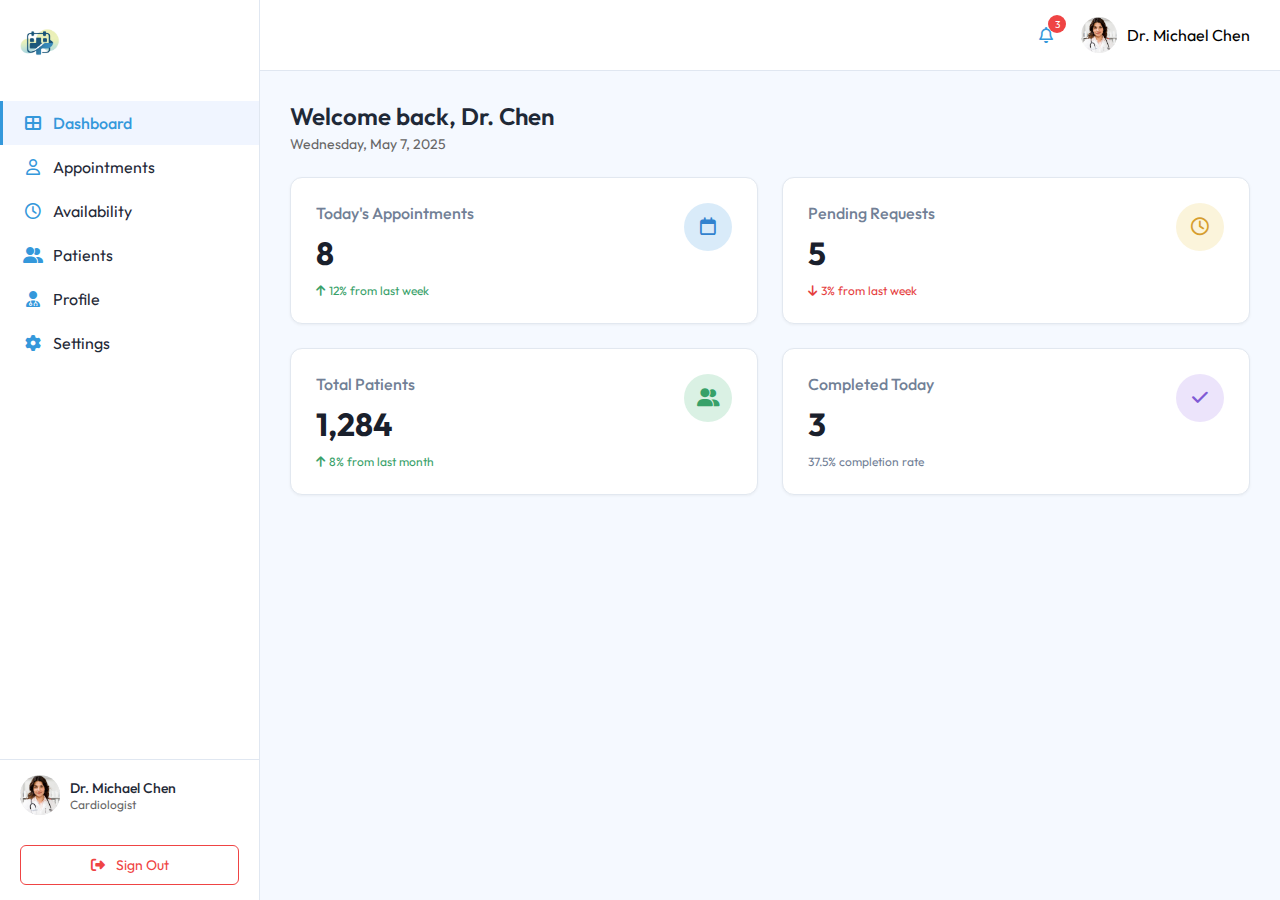
<file: doctor_db.html>
<!DOCTYPE html>
<html lang="en">

<head>
    <meta charset="UTF-8">
    <meta name="viewport" content="width=device-width, initial-scale=1.0">
    <title>Doctor's Dashboard</title>
    <link rel="icon" href="images/logo.png" type="my_logo">
    <link rel="stylesheet" href="https://cdnjs.cloudflare.com/ajax/libs/font-awesome/6.4.0/css/all.min.css">
    <style>
        @import url('https://fonts.googleapis.com/css2?family=Grand+Hotel&family=Jost:ital,wght@0,100..900;1,100..900&family=Outfit:wght@100..900&family=Poppins:ital,wght@0,100;0,200;0,300;0,400;0,500;0,600;0,700;0,800;0,900;1,100;1,200;1,300;1,400;1,500;1,600;1,700;1,800;1,900&family=Roboto:ital,wght@0,100..900;1,100..900&family=Winky+Sans:ital,wght@0,300..900;1,300..900&display=swap');

        * {
            margin: 0;
            padding: 0;
            box-sizing: border-box;
            font-family: 'Outfit', sans-serif;
        }

        body {
            background-color: #f5f9ff;
        }

        .container {
            display: flex;
            min-height: 100vh;
            position: relative;
        }

        /* Sidebar Styles */
        .sidebar {
            width: 260px;
            background-color: white;
            border-right: 1px solid #e0e7f1;
            display: flex;
            flex-direction: column;
            position: fixed;
            height: 100%;
            z-index: 1000;
            transition: all 0.3s ease;
        }

        .logo {
            display: flex;
            align-items: center;
            padding: 15px 0;
        }

        .logo img {
            width: 40px;
            height: auto;
            margin-top: 7px;
            margin-left: 20px;
        }

        .logo-text {
            color: #3498db;
            font-weight: bold;
            font-style: italic;
            font-size: 24px;
            margin-left: 5px;
        }

        .nav-menu {
            flex-grow: 1;
            display: flex;
            flex-direction: column;
            padding: 20px 0;
            overflow-y: auto;
        }

        .nav-item {
            display: flex;
            align-items: center;
            padding: 12px 20px;
            color: #1f2937;
            text-decoration: none;
            transition: all 0.3s;
            border-left: 3px solid transparent;
        }

        .nav-item.active {
            background-color: #f0f5ff;
            color: #3498db;
            border-left: 3px solid #3498db;
            font-weight: 500;
        }

        .nav-item:hover:not(.active) {
            background-color: #f8fafc;
            color: #3498db;
        }

        .nav-item i {
            width: 20px;
            margin-right: 10px;
            text-align: center;
            color: #3498db;
        }

        .user-profile {
            padding: 15px 20px;
            display: flex;
            align-items: center;
            border-top: 1px solid #e0e7f1;
        }

        .user-avatar {
            width: 40px;
            height: 40px;
            border-radius: 50%;
            background-color: #e5e7eb;
            margin-right: 10px;
            overflow: hidden;
            flex-shrink: 0;
        }

        .user-avatar img {
            width: 100%;
            height: 100%;
            object-fit: cover;
        }

        .user-info {
            flex-grow: 1;
            overflow: hidden;
        }

        .user-name {
            font-weight: 500;
            color: #1f2937;
            font-size: 14px;
            white-space: nowrap;
            overflow: hidden;
            text-overflow: ellipsis;
        }

        .user-role {
            color: #666;
            font-size: 12px;
            white-space: nowrap;
            overflow: hidden;
            text-overflow: ellipsis;
        }

        .logout-btn {
            display: block;
            margin: 15px 20px;
            padding: 10px;
            border: 1px solid #ef4444;
            border-radius: 6px;
            color: #ef4444;
            background-color: white;
            text-align: center;
            text-decoration: none;
            font-size: 14px;
            transition: all 0.3s;
        }

        .logout-btn:hover {
            background-color: #fef2f2;
        }

        .logout-btn i {
            margin-right: 8px;
        }

        /* Main Content Styles */
        .main-content {
            flex-grow: 1;
            margin-left: 260px;
            width: calc(100% - 260px);
            transition: all 0.3s ease;
        }

        .top-bar {
            display: flex;
            align-items: center;
            justify-content: space-between;
            padding: 15px 30px;
            background-color: white;
            border-bottom: 1px solid #e0e7f1;
        }

        .menu-toggle {
            display: none;
            font-size: 20px;
            color: #3498db;
            cursor: pointer;
            margin-right: 15px;
        }

        .search-container {
            flex-grow: 1;
            max-width: 500px;
            position: relative;
        }

        .search-container i {
            position: absolute;
            left: 10px;
            top: 50%;
            transform: translateY(-50%);
            color: #3498db;
        }

        .search-input {
            width: 100%;
            padding: 8px 10px 8px 35px;
            border: 1px solid #e0e7f1;
            border-radius: 20px;
            background-color: #f8fafc;
            outline: none;
            transition: all 0.3s;
        }

        .search-input:focus {
            background-color: white;
            border-color: #bfdbfe;
            box-shadow: 0 0 0 3px rgba(59, 130, 246, 0.1);
        }

        .notification-container {
            display: flex;
            align-items: center;
        }

        .icon-btn {
            width: 40px;
            height: 40px;
            border-radius: 50%;
            display: flex;
            align-items: center;
            justify-content: center;
            margin-left: 10px;
            position: relative;
            color: #3498db;
            background-color: transparent;
            transition: all 0.3s;
        }

        .icon-btn:hover {
            background-color: #f0f5ff;
            color: #3498db;
        }

        .notification-badge {
            position: absolute;
            top: 0;
            right: 0;
            background-color: #ef4444;
            color: white;
            border-radius: 50%;
            width: 18px;
            height: 18px;
            font-size: 10px;
            display: flex;
            align-items: center;
            justify-content: center;
        }

        .user-dropdown {
            display: flex;
            align-items: center;
            margin-left: 15px;
        }

        .user-dropdown img {
            width: 36px;
            height: 36px;
            border-radius: 50%;
            object-fit: cover;
            margin-right: 10px;
        }

        .content {
            padding: 30px;
        }

        /* Welcome Section */
        .welcome-section {
            display: flex;
            justify-content: space-between;
            align-items: center;
            margin-bottom: 24px;
        }

        .welcome-text h1 {
            font-size: 24px;
            font-weight: 600;
            color: #1f2937;
            margin-bottom: 4px;
        }

        .welcome-text p {
            color: #666;
            font-size: 14px;
        }

        /* Stats Cards */
        .stats-container {
            display: grid;
            grid-template-columns: repeat(2, 1fr);
            gap: 24px;
        }

        .stat-card {
            background-color: white;
            border-radius: 12px;
            padding: 25px;
            box-shadow: 0 1px 3px rgba(0, 0, 0, 0.05);
            display: flex;
            justify-content: space-between;
            align-items: flex-start;
            border: 1px solid #e2e8f0;
        }

        .stat-info h3 {
            color: #718096;
            font-size: 16px;
            font-weight: 500;
            margin-bottom: 10px;
        }

        .stat-number {
            font-size: 32px;
            font-weight: 700;
            color: #1a202c;
            margin-bottom: 10px;
        }

        .stat-change,
        .stat-rate {
            font-size: 12px;
            display: flex;
            align-items: center;
        }

        .stat-change i {
            margin-right: 4px;
        }

        .positive {
            color: #38a169;
        }

        .negative {
            color: #e53e3e;
        }

        .stat-rate {
            color: #718096;
        }

        .stat-icon {
            width: 48px;
            height: 48px;
            border-radius: 50%;
            display: flex;
            align-items: center;
            justify-content: center;
            color: white;
            font-size: 18px;
            flex-shrink: 0;
        }

        .blue {
            background-color: rgba(66, 153, 225, 0.2);
            color: #3182ce;
        }

        .yellow {
            background-color: rgba(236, 201, 75, 0.2);
            color: #d69e2e;
        }

        .green {
            background-color: rgba(72, 187, 120, 0.2);
            color: #38a169;
        }

        .purple {
            background-color: rgba(159, 122, 234, 0.2);
            color: #805ad5;
        }

        /* Responsive Design */
        @media (max-width: 1200px) {
            /* Stats already in 2 columns by default */
        }

        @media (max-width: 992px) {
            .search-container {
                max-width: 300px;
            }
        }

        @media (max-width: 768px) {
            .sidebar {
                transform: translateX(-100%);
                width: 240px;
            }

            .sidebar.active {
                transform: translateX(0);
                box-shadow: 0 0 15px rgba(0, 0, 0, 0.1);
            }

            .main-content {
                margin-left: 0;
                width: 100%;
            }

            .main-content.expanded {
                margin-left: 0;
            }

            .menu-toggle {
                display: block;
            }

            .search-container {
                max-width: none;
                flex-grow: 1;
            }

            .user-name-display {
                display: none;
            }

            .welcome-text h1 {
                font-size: 20px;
            }
        }

        @media (max-width: 576px) {
            .stats-container {
                grid-template-columns: 1fr;
            }

            .content {
                padding: 20px 15px;
            }

            .top-bar {
                padding: 12px 15px;
            }

            .search-input {
                padding: 6px 8px 6px 30px;
            }

            .search-container i {
                left: 8px;
            }

            .welcome-text h1 {
                font-size: 18px;
            }

            .stat-card {
                padding: 20px;
            }

            .stat-number {
                font-size: 28px;
            }

            .icon-btn {
                width: 36px;
                height: 36px;
            }
        }
    </style>
</head>

<body>
    <div class="container">
        <div class="sidebar" id="sidebar">
            <div class="logo">
                <a href="">
                    <img src="images/logo.png" alt="">
                </a>
            </div>
            <div class="nav-menu">
                <a href="doctor_db.html" class="nav-item active">
                    <i class="fas fa-th-large"></i>
                    <span>Dashboard</span>
                </a>
                <a href="appointments.html" class="nav-item">
                    <i class="far fa-user"></i>
                    <span>Appointments</span>
                </a>
                <a href="availability.html" class="nav-item">
                    <i class="far fa-clock"></i>
                    <span>Availability</span>
                </a>
                <a href="patients.html" class="nav-item">
                    <i class="fas fa-user-friends"></i>
                    <span>Patients</span>
                </a>
                <a href="profile.html" class="nav-item">
                    <i class="fa-solid fa-user-doctor"></i>
                    <span>Profile</span>
                </a>
                <a href="setting.html" class="nav-item">
                    <i class="fas fa-cog"></i>
                    <span>Settings</span>
                </a>
            </div>
            <div class="user-profile">
                <div class="user-avatar">
                    <img src="images/doctor-1.png" alt="Dr. Chen">
                </div>
                <div class="user-info">
                    <div class="user-name">Dr. Michael Chen</div>
                    <div class="user-role">Cardiologist</div>
                </div>
            </div>
            <a href="#" class="logout-btn">
                <i class="fas fa-sign-out-alt"></i>
                Sign Out
            </a>
        </div>
        <div class="main-content">
            <div class="top-bar">
                <div class="menu-toggle" id="menu-toggle">
                    <i class="fas fa-bars"></i>
                </div>
                <div class="search-container">

                </div>
                <div class="notification-container">
                    <div class="icon-btn">
                        <i class="far fa-bell"></i>
                        <span class="notification-badge">3</span>
                    </div>
                    <div class="user-dropdown">
                        <img src="images/doctor-1.png" alt="Dr. Chen">
                        <span class="user-name-display">Dr. Michael Chen</span>
                    </div>
                </div>
            </div>
            <div class="content">
                <!-- Welcome Section -->
                <div class="welcome-section">
                    <div class="welcome-text">
                        <h1>Welcome back, Dr. Chen</h1>
                        <p>Wednesday, May 7, 2025</p>
                    </div>
                </div>

                <!-- Stats Cards -->
                <div class="stats-container">
                    <div class="stat-card">
                        <div class="stat-info">
                            <h3>Today's Appointments</h3>
                            <div class="stat-number">8</div>
                            <div class="stat-change positive">
                                <i class="fas fa-arrow-up"></i>
                                12% from last week
                            </div>
                        </div>
                        <div class="stat-icon blue">
                            <i class="far fa-calendar"></i>
                        </div>
                    </div>

                    <div class="stat-card">
                        <div class="stat-info">
                            <h3>Pending Requests</h3>
                            <div class="stat-number">5</div>
                            <div class="stat-change negative">
                                <i class="fas fa-arrow-down"></i>
                                3% from last week
                            </div>
                        </div>
                        <div class="stat-icon yellow">
                            <i class="far fa-clock"></i>
                        </div>
                    </div>

                    <div class="stat-card">
                        <div class="stat-info">
                            <h3>Total Patients</h3>
                            <div class="stat-number">1,284</div>
                            <div class="stat-change positive">
                                <i class="fas fa-arrow-up"></i>
                                8% from last month
                            </div>
                        </div>
                        <div class="stat-icon green">
                            <i class="fas fa-user-friends"></i>
                        </div>
                    </div>

                    <div class="stat-card">
                        <div class="stat-info">
                            <h3>Completed Today</h3>
                            <div class="stat-number">3</div>
                            <div class="stat-rate">
                                37.5% completion rate
                            </div>
                        </div>
                        <div class="stat-icon purple">
                            <i class="fas fa-check"></i>
                        </div>
                    </div>
                </div>
            </div>
        </div>
    </div>

    <script>
        // Toggle sidebar functionality
        document.getElementById('menu-toggle').addEventListener('click', function () {
            document.getElementById('sidebar').classList.toggle('active');
            document.querySelector('.main-content').classList.toggle('expanded');
        });

        // Close sidebar when clicking outside on small screens
        document.addEventListener('click', function (event) {
            const sidebar = document.getElementById('sidebar');
            const menuToggle = document.getElementById('menu-toggle');

            if (window.innerWidth <= 768 &&
                !sidebar.contains(event.target) &&
                !menuToggle.contains(event.target) &&
                sidebar.classList.contains('active')) {
                sidebar.classList.remove('active');
                document.querySelector('.main-content').classList.remove('expanded');
            }
        });

        // Adjust sidebar on window resize
        window.addEventListener('resize', function () {
            const sidebar = document.getElementById('sidebar');
            if (window.innerWidth > 768 && sidebar.classList.contains('active')) {
                sidebar.classList.remove('active');
                document.querySelector('.main-content').classList.remove('expanded');
            }
        });
    </script>
</body>

</html>
</file>
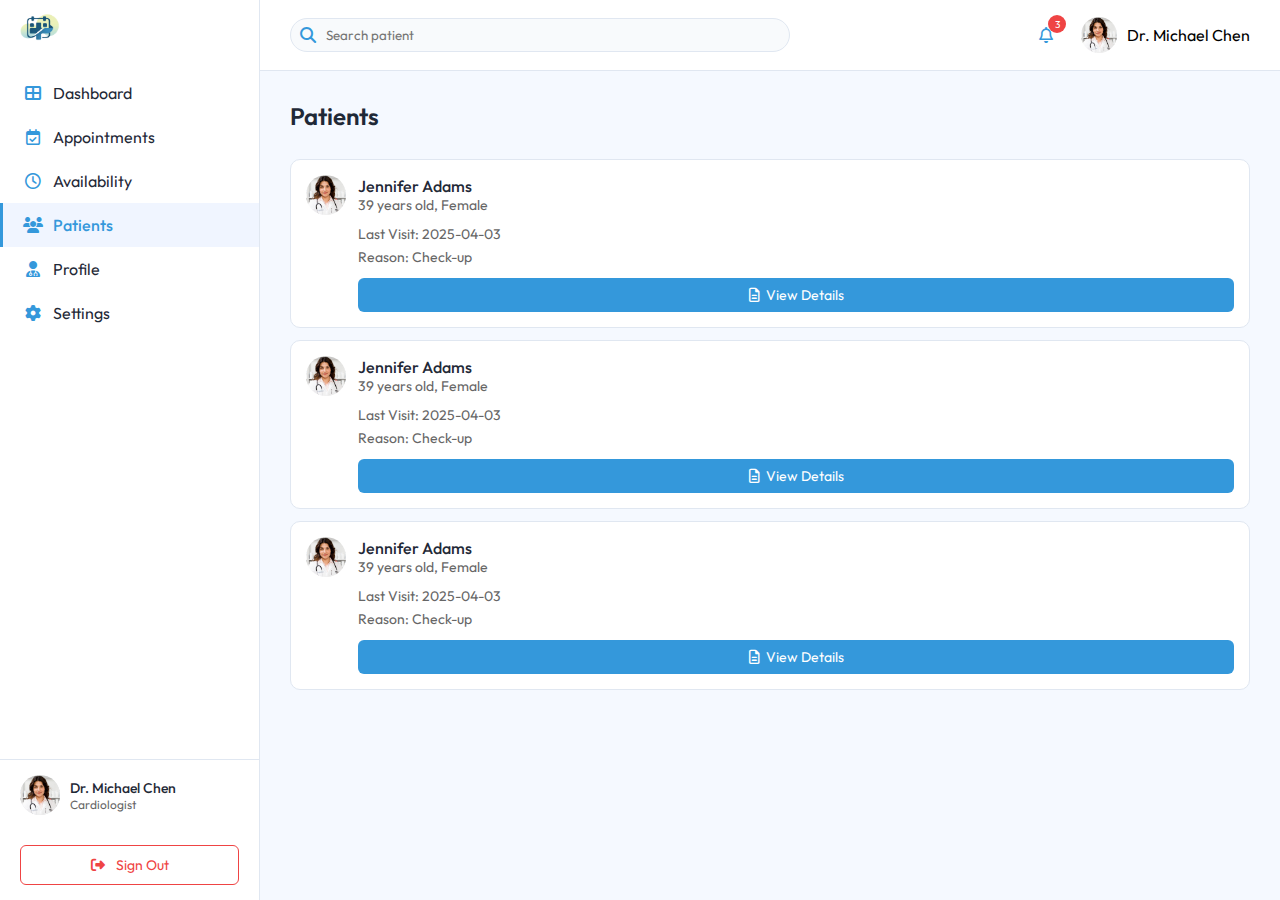
<file: patients.html>
<!DOCTYPE html>
<html lang="en">

<head>
    <meta charset="UTF-8">
    <meta name="viewport" content="width=device-width, initial-scale=1.0">
    <title>Patients</title>
    <link rel="icon" href="images/logo.png" type="my_logo">

    <link rel="stylesheet" href="https://cdnjs.cloudflare.com/ajax/libs/font-awesome/6.4.0/css/all.min.css">

    <style>
        @import url('https://fonts.googleapis.com/css2?family=Grand+Hotel&family=Jost:ital,wght@0,100..900;1,100..900&family=Outfit:wght@100..900&family=Poppins:ital,wght@0,100;0,200;0,300;0,400;0,500;0,600;0,700;0,800;0,900;1,100;1,200;1,300;1,400;1,500;1,600;1,700;1,800;1,900&family=Roboto:ital,wght@0,100..900;1,100..900&family=Winky+Sans:ital,wght@0,300..900;1,300..900&display=swap');


        * {
            margin: 0;
            padding: 0;
            box-sizing: border-box;
            font-family: 'Outfit', sans-serif;

        }

        body {
            background-color: #f5f9ff;
        }

        .container {
            display: flex;
            min-height: 100vh;
        }

        .sidebar {
            width: 260px;
            background-color: white;
            border-right: 1px solid #e0e7f1;
            display: flex;
            flex-direction: column;
            position: fixed;
            height: 100%;
        }

        .logo {
            display: flex;
            align-items: center;
        }

        .logo img {
            width: 40px;
            height: auto;
            margin-top: 7px;
            margin-left: 20px;
        }

        .logo-text {
            color: #3498db;
            font-weight: bold;
            font-style: italic;
            font-size: 24px;
            margin-left: 5px;
        }

        .nav-menu {
            flex-grow: 1;
            display: flex;
            flex-direction: column;
            padding: 20px 0;
        }

        .nav-item {
            display: flex;
            align-items: center;
            padding: 12px 20px;
            color: #1f2937;
            text-decoration: none;
            transition: all 0.3s;
            border-left: 3px solid transparent;
        }

        .nav-item.active {
            background-color: #f0f5ff;
            color: #3498db;
            border-left: 3px solid #3498db;
            font-weight: 500;
        }

        .nav-item:hover:not(.active) {
            background-color: #f8fafc;
            color: #3498db;
        }

        .nav-item i {
            width: 20px;
            margin-right: 10px;
            text-align: center;
            color: #3498db;
        }

        .user-profile {
            padding: 15px 20px;
            display: flex;
            align-items: center;
            border-top: 1px solid #e0e7f1;
        }

        .user-avatar {
            width: 40px;
            height: 40px;
            border-radius: 50%;
            background-color: #e5e7eb;
            margin-right: 10px;
            overflow: hidden;
        }

        .user-avatar img {
            width: 100%;
            height: 100%;
            object-fit: cover;
        }

        .user-info {
            flex-grow: 1;
        }

        .user-name {
            font-weight: 500;
            color: #1f2937;
            font-size: 14px;
        }

        .user-role {
            color: #666;
            font-size: 12px;
        }

        .logout-btn {
            display: block;
            margin: 15px 20px;
            padding: 10px;
            border: 1px solid #ef4444;
            border-radius: 6px;
            color: #ef4444;
            background-color: white;
            text-align: center;
            text-decoration: none;
            font-size: 14px;
            transition: all 0.3s;
        }

        .logout-btn:hover {
            background-color: #fef2f2;
        }

        .logout-btn i {
            margin-right: 8px;
        }

        .main-content {
            flex-grow: 1;
            margin-left: 260px;
        }

        .top-bar {
            display: flex;
            align-items: center;
            justify-content: space-between;
            padding: 15px 30px;
            background-color: white;
            border-bottom: 1px solid #e0e7f1;
        }

        .menu-toggle {
            display: none;
            font-size: 20px;
            color: #3498db;
            cursor: pointer;
            margin-right: 15px;
        }

        .search-container {
            flex-grow: 1;
            max-width: 500px;
            position: relative;
        }

        .search-container i {
            position: absolute;
            left: 10px;
            top: 50%;
            transform: translateY(-50%);
            color: #3498db;
        }

        .search-input {
            width: 100%;
            padding: 8px 10px 8px 35px;
            border: 1px solid #e0e7f1;
            border-radius: 20px;
            background-color: #f8fafc;
            outline: none;
            transition: all 0.3s;
        }

        .search-input:focus {
            background-color: white;
            border-color: #bfdbfe;
            box-shadow: 0 0 0 3px rgba(59, 130, 246, 0.1);
        }

        .notification-container {
            display: flex;
            align-items: center;
        }

        .icon-btn {
            width: 40px;
            height: 40px;
            border-radius: 50%;
            display: flex;
            align-items: center;
            justify-content: center;
            margin-left: 10px;
            position: relative;
            color: #3498db;
            background-color: transparent;
            transition: all 0.3s;
        }

        .icon-btn:hover {
            background-color: #f0f5ff;
            color: #3498db;
        }

        .notification-badge {
            position: absolute;
            top: 0;
            right: 0;
            background-color: #ef4444;
            color: white;
            border-radius: 50%;
            width: 18px;
            height: 18px;
            font-size: 10px;
            display: flex;
            align-items: center;
            justify-content: center;
        }

        .user-dropdown {
            display: flex;
            align-items: center;
            margin-left: 15px;
        }

        .user-dropdown img {
            width: 36px;
            height: 36px;
            border-radius: 50%;
            object-fit: cover;
            margin-right: 10px;
        }

        .content {
            padding: 30px;
        }

        /* Welcome Section */
        .welcome-section {
            display: flex;
            justify-content: space-between;
            align-items: center;
            margin-bottom: 24px;
        }

        .welcome-text h1 {
            font-size: 24px;
            font-weight: 600;
            color: #1f2937;
            margin-bottom: 4px;
        }

        .patients-container {
            max-width: 100%;
            background-color: #f5f9ff;
            border-radius: 12px;
        }

        .patient-card {
            background-color: white;
            border: 1px solid #e0e7f1;
            border-radius: 10px;
            padding: 15px;
            margin-bottom: 12px;
            position: relative;
        }

        .patient-info {
            display: flex;
            align-items: center;
            margin-bottom: 10px;
        }

        .patient-avatar {
            width: 40px;
            height: 40px;
            border-radius: 50%;
            overflow: hidden;
            margin-right: 12px;
        }

        .patient-avatar img {
            width: 100%;
            height: 100%;
            object-fit: cover;
        }

        .patient-name {
            font-weight: 500;
            color: #1f2937;
            font-size: 16px;
        }

        .patient-age {
            color: #666;
            font-size: 14px;
        }

        .patient-details {
            margin-left: 52px;
        }

        .last-visit,
        .reason {
            display: flex;
            align-items: center;
            color: #666;
            font-size: 14px;
            margin-bottom: 5px;
        }

        .action-buttons {
            margin-left: 52px;
            display: flex;
            gap: 8px;
            margin-top: 12px;
        }

        .btn {
            flex: 1;
            padding: 8px;
            border-radius: 6px;
            font-size: 14px;
            text-align: center;
            cursor: pointer;
            display: flex;
            align-items: center;
            justify-content: center;
            transition: all 0.2s;
            text-decoration: none;
        }

        .btn-primary {
            background-color: #3498db;
            color: white;
            border: none;
        }

        .btn-primary:hover {
            background-color: #3498dbd8;
        }

        .btn i {
            margin-right: 6px;
        }

        /* Enhanced Modal Styles */
        .modal {
            display: none;
            position: fixed;
            top: 0;
            left: 0;
            width: 100%;
            height: 100%;
            background-color: rgba(0, 0, 0, 0.4);
            backdrop-filter: blur(4px);
            z-index: 1000;
            animation: fadeIn 0.3s cubic-bezier(0.4, 0, 0.2, 1);
        }

        @keyframes fadeIn {
            from {
                opacity: 0;
                transform: translateY(20px);
            }

            to {
                opacity: 1;
                transform: translateY(0);
            }
        }

        .modal-content {
            background: #ffffff;
            margin: 2% auto;
            padding: 32px;
            width: 85%;
            max-width: 900px;
            border-radius: 20px;
            max-height: 90vh;
            overflow-y: auto;
            box-shadow: 0 12px 40px rgba(0, 0, 0, 0.12);
            border: 1px solid rgba(255, 255, 255, 0.4);
            position: relative;
        }

        .close {
            position: absolute;
            top: 24px;
            right: 24px;
            font-size: 24px;
            color: #64748b;
            cursor: pointer;
            transition: all 0.2s ease;
            background: rgba(241, 245, 249, 0.8);
            border-radius: 50%;
            width: 36px;
            height: 36px;
            display: flex;
            align-items: center;
            justify-content: center;
        }

        .close:hover {
            color: #ef4444;
            background: rgba(241, 245, 249, 1);
            transform: rotate(90deg);
        }

        /* Premium Modal Styles */
        .modal {
            display: none;
            position: fixed;
            top: 0;
            left: 0;
            width: 100%;
            height: 100%;
            background: rgba(0, 0, 0, 0.5);
            backdrop-filter: blur(8px);
            z-index: 1000;
            animation: modalEntrance 0.4s cubic-bezier(0.23, 1, 0.32, 1);
            overflow: hidden;

        }




        @keyframes modalEntrance {
            0% {
                opacity: 0;
                transform: scale(0.96) translateY(20px);
            }

            100% {
                opacity: 1;
                transform: scale(1) translateY(0);
            }
        }

        .modal-content {
            background: linear-gradient(145deg, #ffffff 0%, #f8faff 100%);
            margin: 2% auto;
            padding: 40px;
            width: 85%;
            max-width: 880px;
            border-radius: 24px;
            max-height: 90vh;
            overflow-y: auto;
            box-shadow: 0 24px 48px rgba(0, 0, 0, 0.16);
            border: 1px solid rgba(255, 255, 255, 0.3);
            position: relative;
            font-family: 'Outfit', sans-serif;
            scrollbar-width: none;
            /* Firefox */
            -ms-overflow-style: none;
            /* IE/Edge */
            overflow-y: auto;
            /* Keep this to maintain scrolling */
            -webkit-overflow-scrolling: touch;
            /* Smooth scrolling on iOS */
        }

        .modal-content::-webkit-scrollbar {
            display: none;
            /* Chrome/Safari/Opera */
        }

        .close {
            position: absolute;
            top: 24px;
            right: 24px;
            font-size: 22px;
            color: #94a3b8;
            cursor: pointer;
            transition: all 0.3s ease;
            width: 40px;
            height: 40px;
            display: flex;
            align-items: center;
            justify-content: center;
            border-radius: 50%;
            background: rgba(241, 245, 249, 0.8);
            backdrop-filter: blur(4px);
        }

        .close:hover {
            color: #ef4444;
            transform: rotate(90deg);
            background: rgba(241, 245, 249, 1);
        }

        .modal-section {
            margin: 0px 0;
            padding: 0;
        }

        .modal-section ul {
            list-style-type: none;
            padding-left: 0;
        }

        .modal-section li {
            position: relative;
            padding-left: 1.2rem;
            margin: 8px 0;
        }

        .modal-section h2 {
            color: #0f172a;
            font-weight: 700;
            margin-top: 28px;
            margin-bottom: 28px;
            font-size: 1.6rem;
            position: relative;
            padding-left: 24px;
            letter-spacing: -0.5px;
        }

        .modal-section h2::before {
            content: '';
            position: absolute;
            left: 0;
            top: 50%;
            transform: translateY(-50%);
            height: 70%;
            width: 4px;
            background: linear-gradient(45deg, #3498db, #60a5fa);
            border-radius: 4px;
        }

        .demographics-grid {
            display: grid;
            grid-template-columns: 160px 1fr;
            gap: 36px;
            align-items: start;
        }

        .profile-photo {
            position: relative;
            border-radius: 18px;
            overflow: hidden;
            box-shadow: 0 8px 32px rgba(52, 152, 219, 0.15);
        }

        .profile-photo img {
            width: 100%;
            height: auto;
            display: block;
            border: 2px solid rgba(255, 255, 255, 0.1);
            border-radius: 18px;
        }

        .demographics-info {
            display: grid;
            grid-template-columns: repeat(2, 1fr);
            gap: 16px;
        }

        .demographics-info p {
            margin: 0;
            padding: 16px;
            background: rgba(248, 250, 252, 0.8);
            border-radius: 12px;
            backdrop-filter: blur(4px);
            border: 1px solid rgba(226, 232, 240, 0.3);
            display: flex;
            gap: 12px;
            align-items: center;
            transition: all 0.2s ease;
        }

        .demographics-info p:hover {
            background: #ffffff;
            transform: translateY(-2px);
            box-shadow: 0 4px 16px rgba(52, 152, 219, 0.1);
        }

        .demographics-info strong {
            color: #1e293b;
            font-weight: 600;
            min-width: 90px;
            display: inline-block;
            font-size: 0.95em;
        }

        .info-grid {
            display: grid;
            grid-template-columns: repeat(auto-fit, minmax(260px, 1fr));
            gap: 24px;

        }

        .info-grid div {
            padding: 24px;
            background: rgba(248, 250, 252, 0.8);
            border-radius: 16px;
            border: 1px solid rgba(226, 232, 240, 0.3);
            backdrop-filter: blur(4px);
            transition: all 0.2s ease;
        }

        .info-grid div:hover {
            background: #ffffff;
            transform: translateY(-3px);
            box-shadow: 0 6px 24px rgba(52, 152, 219, 0.08);
        }

        .info-grid h3 {
            color: #1e293b;
            margin-bottom: 16px;
            font-size: 1.2rem;
            display: flex;
            align-items: center;
            gap: 12px;
            font-weight: 600;
        }

        .info-grid h3 i {
            color: #3498db;
            font-size: 1.2em;
            width: 32px;
            height: 32px;
            display: flex;
            align-items: center;
            justify-content: center;
            background: rgba(52, 152, 219, 0.1);
            border-radius: 8px;
            padding: 6px;
        }

        .columns {
            margin-top: 28px;
            margin-bottom: 28px;
            display: grid;
            grid-template-columns: repeat(2, 1fr);
            gap: 36px;
            background: rgba(248, 250, 252, 0.6);
            padding: 32px;
            border-radius: 20px;
            backdrop-filter: blur(4px);
            border: 1px solid rgba(226, 232, 240, 0.3);
        }

        .columns:hover {
            background: #ffffff;
            transform: translateY(-3px);
            box-shadow: 0 6px 24px rgba(52, 152, 219, 0.08);
        }


        .timeline {
            position: relative;
            padding-left: 24px;
        }

        .timeline::before {
            content: '';
            position: absolute;
            left: 4px;
            top: 0;
            height: 100%;
            width: 2px;
            background: rgba(52, 152, 219, 0.1);
        }

        .timeline-item {
            position: relative;
            margin: 28px 0;
            padding: 24px;
            background: white;
            border-radius: 16px;
            box-shadow: 0 4px 24px rgba(0, 0, 0, 0.06);
            transition: all 0.3s ease;
            border-left: 4px solid #3498db;
        }

        .timeline-item:hover {
            transform: translateX(8px);
            box-shadow: 0 8px 32px rgba(52, 152, 219, 0.1);
        }

        .timeline-item::before {
            content: '';
            position: absolute;
            left: -28px;
            top: 24px;
            width: 12px;
            height: 12px;
            background: #3498db;
            border-radius: 50%;
            border: 3px solid white;
            box-shadow: 0 0 0 2px #3498db;
        }

        .timeline-date {
            color: #3498db;
            font-weight: 600;
            margin-bottom: 8px;
            display: flex;
            align-items: center;
            gap: 8px;
        }

        .modal-actions {
            display: flex;
            gap: 16px;
            margin-top: 48px;
            padding-top: 32px;
            border-top: 1px solid rgba(226, 232, 240, 0.5);
        }

        .modal-actions .btn {
            padding: 14px 32px;
            border-radius: 12px;
            font-weight: 600;
            transition: all 0.3s cubic-bezier(0.4, 0, 0.2, 1);
            display: flex;
            align-items: center;
            gap: 12px;
            font-size: 1rem;
            border: none;
        }


        @media (max-width: 768px) {
            .modal-content {
                padding: 28px;
                width: 95%;
            }

            .demographics-grid {
                grid-template-columns: 1fr;
            }

            .demographics-info {
                grid-template-columns: 1fr;
            }

            .columns {
                 margin-top: 28px;
                grid-template-columns: 1fr;
                padding: 24px;
            }

            .timeline-item {
                padding: 20px;
                margin: 24px 0;
            }

            .modal-actions {
                flex-direction: column;
            }
        }


        /* Responsive Styles */
        @media (max-width: 1200px) {
            .content {
                padding: 25px;
            }

            .patient-details {
                margin-left: 45px;
            }
        }

        @media (max-width: 992px) {
            .content {
                padding: 20px;
            }

            .search-container {
                max-width: 400px;
            }

            .user-dropdown span {
                display: none;
            }

            .patient-avatar {
                width: 35px;
                height: 35px;
            }

            .patient-name {
                font-size: 15px;
            }

            .modal-body {
                grid-template-columns: repeat(2, 1fr);
                /* Two columns on medium screens */
            }
        }

        @media (max-width: 768px) {
            .sidebar {
                left: -260px;
                transition: 0.3s;
                z-index: 100;
            }

            .sidebar.active {
                left: 0;
            }

            .main-content {
                margin-left: 0;
            }

            .menu-toggle {
                display: block;
            }

            .top-bar {
                padding: 15px 20px;
            }

            .search-container {
                max-width: calc(100% - 100px);
            }

            .patient-info {
                flex-direction: column;
                align-items: flex-start;
            }

            .patient-details {
                margin-left: 0;
                margin-top: 10px;
            }

            .action-buttons {
                margin-left: 0;
                flex-direction: column;
            }

            .btn {
                width: 100%;
            }

            .modal-body {
                grid-template-columns: 1fr;
                /* Single column on mobile */
            }
        }

        @media (max-width: 576px) {
            .top-bar {
                flex-wrap: nowrap;
                gap: 10px;
                padding: 12px 15px;
            }

            .search-container {
                max-width: 100%;
                order: 2;
            }

            .menu-toggle {
                order: 1;
                margin-right: 10px;
            }

            .notification-container {
                order: 3;
                margin-left: 0;
            }

            .content {
                padding: 15px;
            }

            .welcome-text h1 {
                font-size: 20px;
            }

            .patient-card {
                padding: 15px;
            }

            .patient-info {
                flex-direction: row;
                align-items: center;
                margin-bottom: 12px;
            }

            .patient-avatar {
                width: 40px;
                height: 40px;
                margin-right: 12px;
                margin-bottom: 0;
            }

            .patient-details {
                margin-left: 52px;
                margin-top: 0;
            }

            .action-buttons {
                margin-left: 52px;
                flex-direction: row;
                gap: 8px;
            }

            .btn {
                width: auto;
                padding: 8px 12px;
                font-size: 13px;
            }

            .patient-age,
            .last-visit p,
            .reason p {
                font-size: 13px;
            }

            .icon-btn {
                width: 35px;
                height: 35px;
            }

            .user-dropdown img {
                width: 32px;
                height: 32px;
            }

            .patient-name {
                font-size: 15px;
            }


        }
    </style>


</head>


<body>
    <div class="container">
        <div class="sidebar" id="sidebar">
            <div class="logo">
                <a href="">
                    <img src="images/logo.png" alt="">
                </a>
            </div>
            <div class="nav-menu">
               <a href="index.html" class="nav-item">
                    <i class="fas fa-th-large"></i>
                    <span>Dashboard</span>
                </a>
                <a href="appointments.html" class="nav-item">
                    <i class="fa-regular fa-calendar-check"></i>
                    <span>Appointments</span>
                </a>
                <a href="availability.html" class="nav-item">
                    <i class="far fa-clock"></i>
                    <span>Availability</span>
                </a>
                <a href="patients.html" class="nav-item active">
                   <i class="fa-solid fa-users"></i>
                    <span>Patients</span>
                </a>
                <a href="profile.html" class="nav-item">
                    <i class="fa-solid fa-user-doctor"></i>
                    <span>Profile</span>
                </a>
                <a href="setting.html" class="nav-item">
                    <i class="fas fa-cog"></i>
                    <span>Settings</span>
                </a>
            </div>
            <div class="user-profile">
                <div class="user-avatar">
                    <img src="images/doctor-1.png" alt="Dr. Chen">
                </div>
                <div class="user-info">
                    <div class="user-name">Dr. Michael Chen</div>
                    <div class="user-role">Cardiologist</div>
                </div>
            </div>
            <a href="#" class="logout-btn">
                <i class="fas fa-sign-out-alt"></i>
                Sign Out
            </a>
        </div>
        <div class="main-content">
            <div class="top-bar">
                <div class="menu-toggle" id="menu-toggle">
                    <i class="fas fa-bars"></i>
                </div>
                <div class="search-container">
                    <i class="fas fa-search"></i>
                    <input type="text" class="search-input" placeholder="Search patient">

                </div>
                <div class="notification-container">
                    <div class="icon-btn">
                        <i class="far fa-bell"></i>
                        <span class="notification-badge">3</span>
                    </div>
                    <div class="user-dropdown">
                        <img src="images/doctor-1.png" alt="Dr. Chen">
                        <span>Dr. Michael Chen</span>
                    </div>
                </div>
            </div>
            <div class="content">
                <!-- Welcome Section -->
                <div class="welcome-section">
                    <div class="welcome-text">
                        <h1>Patients</h1>
                    </div>
                </div>
                <div class="patients-container">

                    <!-- Jennifer Adams -->
                    <div class="patient-card">

                        <div class="patient-info">
                            <div class="patient-avatar">
                                <img src="images/doctor-1.png" alt="Jennifer Adams">
                            </div>
                            <div>
                                <div class="patient-name">Jennifer Adams</div>
                                <div class="patient-age">39 years old, Female</div>
                            </div>
                        </div>
                        <div class="patient-details">
                            <div class="last-visit">
                                <p>Last Visit: 2025-04-03</p>
                            </div>
                            <div class="reason">
                                <p>Reason: Check-up</p>
                            </div>
                        </div>
                        <div class="action-buttons">
                            <a href="#" class="btn btn-primary">
                                <i class="far fa-file-alt"></i>
                                View Details
                            </a>
                        </div>
                    </div>

                    <!-- Jennifer Adams -->
                    <div class="patient-card">

                        <div class="patient-info">
                            <div class="patient-avatar">
                                <img src="images/doctor-1.png" alt="Jennifer Adams">
                            </div>
                            <div>
                                <div class="patient-name">Jennifer Adams</div>
                                <div class="patient-age">39 years old, Female</div>
                            </div>
                        </div>
                        <div class="patient-details">
                            <div class="last-visit">
                                <p>Last Visit: 2025-04-03</p>
                            </div>
                            <div class="reason">
                                <p>Reason: Check-up</p>
                            </div>
                        </div>
                        <div class="action-buttons">
                            <a href="#" class="btn btn-primary">
                                <i class="far fa-file-alt"></i>
                                View Details
                            </a>
                        </div>
                    </div>

                    <!-- Jennifer Adams -->
                    <div class="patient-card">

                        <div class="patient-info">
                            <div class="patient-avatar">
                                <img src="images/doctor-1.png" alt="Jennifer Adams">
                            </div>
                            <div>
                                <div class="patient-name">Jennifer Adams</div>
                                <div class="patient-age">39 years old, Female</div>
                            </div>
                        </div>
                        <div class="patient-details">
                            <div class="last-visit">
                                <p>Last Visit: 2025-04-03</p>
                            </div>
                            <div class="reason">
                                <p>Reason: Check-up</p>
                            </div>
                        </div>
                        <div class="action-buttons">
                            <a href="#" class="btn btn-primary">
                                <i class="far fa-file-alt"></i>
                                View Details
                            </a>
                        </div>
                    </div>



                </div>
            </div>
        </div>

        
        <div id="patientModal" class="modal">
            <div class="modal-content">
                <span class="close">&times;</span>

                <!-- Core Demographics -->
                <div class="modal-section">
                    <h2>Patient Profile</h2>
                    <div class="demographics-grid">
                        <div class="profile-photo">
                            <img src="images/doctor-1.png" alt="Patient Photo">
                        </div>
                        <div class="demographics-info">
                            <p><strong>Name:</strong> Jennifer Adams</p>
                            <p><strong>Date of Birth:</strong> 1985-04-15 (39 years)</p>
                            <p><strong>Gender:</strong> Female</p>
                            <p><strong>Phone:</strong> (555) 123-4567</p>
                            <p><strong>Email:</strong> j.adams@email.com</p>
                            <p><strong>Address:</strong> 123 Main St, Cityville, ST 12345</p>
                        </div>
                    </div>
                </div>

                <!-- Medical Information -->
                <div class="modal-section">
                    <h2>Medical Information</h2>
                    <div class="info-grid">
                        <div>
                            <h3>Allergies</h3>
                            <ul>
                                <li>Penicillin (Severe)</li>
                                <li>Shellfish</li>
                            </ul>
                        </div>
                        <div>
                            <h3>Current Medications</h3>
                            <ul>
                                <li>Lisinopril 10mg - Daily</li>
                                <li>Metformin 500mg - Twice daily</li>
                            </ul>
                        </div>
                        <div>
                            <h3>Medical History</h3>
                            <ul>
                                <li>Type 2 Diabetes (2018-present)</li>
                                <li>Appendectomy (2002)</li>
                            </ul>
                        </div>
                        <div>
                            <h3>Vital Signs</h3>
                            <ul>
                                <li>BP: 120/80 mmHg</li>
                                <li>BMI: 24.1</li>
                                <li>Heart Rate: 72 bpm</li>
                            </ul>
                        </div>
                    </div>
                </div>

                <!-- Insurance & Emergency Contacts -->
                <div class="modal-section columns">
                    <div>
                        <h2>Insurance Information</h2>
                        <p><strong>Provider:</strong> HealthCare Plus</p>
                        <p><strong>Policy #:</strong> HC-123456789</p>
                        <p><strong>Group #:</strong> GRP-9876</p>
                    </div>
                    <div>
                        <h2>Emergency Contacts</h2>
                        <p><strong>Name:</strong> John Adams (Spouse)</p>
                        <p><strong>Phone:</strong> (555) 765-4321</p>
                        <p><strong>Email:</strong> j.adams@email.com</p>
                    </div>
                </div>

                <!-- Visit History -->
                <div class="modal-section">
                    <h2>Visit History & Appointments</h2>
                    <div class="timeline">
                        <div class="timeline-item">
                            <div class="timeline-date">2025-04-03</div>
                            <div class="timeline-content">
                                <h4>Annual Check-up</h4>
                                <p>Diagnosis: Stable condition</p>
                                <p>Treatment: Maintain current regimen</p>
                            </div>
                        </div>
                        <div class="timeline-item">
                            <div class="timeline-date">2024-10-15</div>
                            <div class="timeline-content">
                                <h4>Follow-up Visit</h4>
                                <p>Adjusted medication dosage</p>
                            </div>
                        </div>
                    </div>
                </div>

            </div>
        </div>

        <script>
            // Toggle sidebar functionality
            document.getElementById('menu-toggle').addEventListener('click', function () {
                document.getElementById('sidebar').classList.toggle('active');
                document.querySelector('.main-content').classList.toggle('expanded');
            });

            // Close sidebar when clicking outside on small screens
            document.addEventListener('click', function (event) {
                const sidebar = document.getElementById('sidebar');
                const menuToggle = document.getElementById('menu-toggle');

                if (window.innerWidth <= 768 &&
                    !sidebar.contains(event.target) &&
                    !menuToggle.contains(event.target) &&
                    sidebar.classList.contains('active')) {
                    sidebar.classList.remove('active');
                    document.querySelector('.main-content').classList.remove('expanded');
                }
            });

            // Adjust sidebar on window resize
            window.addEventListener('resize', function () {
                const sidebar = document.getElementById('sidebar');
                if (window.innerWidth > 768 && sidebar.classList.contains('active')) {
                    sidebar.classList.remove('active');
                    document.querySelector('.main-content').classList.remove('expanded');
                }
            });

            // Search functionality
            const searchInput = document.querySelector('.search-input');
            const appointmentCards = document.querySelectorAll('.appointment-card');

            function filterAppointments(searchTerm) {
                const term = searchTerm.toLowerCase().trim();

                appointmentCards.forEach(card => {
                    const text = card.textContent.toLowerCase();
                    const patientName = card.querySelector('.patient-name').textContent.toLowerCase();
                    const appointmentType = card.querySelector('.appointment-type').textContent.toLowerCase();
                    const timeSlot = card.querySelector('.time-slot').textContent.toLowerCase();
                    const patientDetails = card.querySelector('.patient-details').textContent.toLowerCase();

                    const match = text.includes(term) ||
                        patientName.includes(term) ||
                        appointmentType.includes(term) ||
                        timeSlot.includes(term) ||
                        patientDetails.includes(term);

                    card.style.display = match ? 'block' : 'none';
                });
            }

            // Add debounce function to limit search frequency
            function debounce(func, timeout = 300) {
                let timer;
                return (...args) => {
                    clearTimeout(timer);
                    timer = setTimeout(() => { func.apply(this, args); }, timeout);
                };
            }

            const searchAppointments = debounce((e) => filterAppointments(e.target.value));

            // Add event listener
            searchInput.addEventListener('input', searchAppointments);

            // Modal Handling
            const modal = document.getElementById('patientModal');
            const closeBtn = document.querySelector('.close');
            const viewDetailsBtns = document.querySelectorAll('.btn-primary');

            viewDetailsBtns.forEach(btn => {
                btn.addEventListener('click', (e) => {
                    e.preventDefault();
                    modal.style.display = 'block';
                });
            });

            closeBtn.addEventListener('click', () => {
                modal.style.display = 'none';
            });

            window.addEventListener('click', (e) => {
                if (e.target === modal) {
                    modal.style.display = 'none';
                }
            });

        </script>
</body>

</html>
</file>
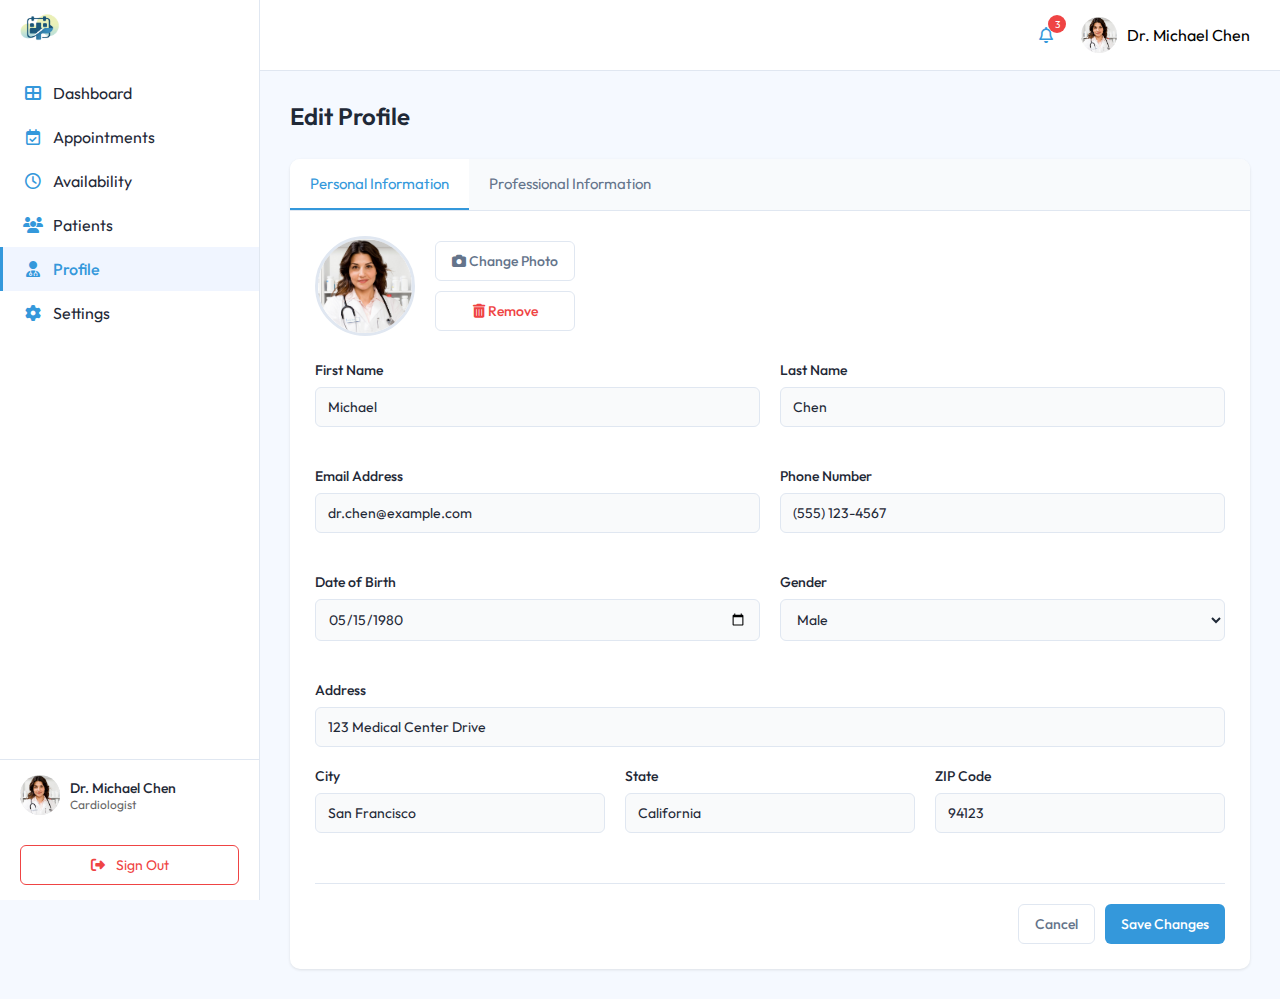
<file: profile.html>
<!DOCTYPE html>
<html lang="en">

<head>
    <meta charset="UTF-8">
    <meta name="viewport" content="width=device-width, initial-scale=1.0">
    <title>Profile Settings</title>
    <link rel="icon" href="images/logo.png" type="my_logo">
    <link rel="stylesheet" href="https://cdnjs.cloudflare.com/ajax/libs/font-awesome/6.4.0/css/all.min.css">

    <style>
        @import url('https://fonts.googleapis.com/css2?family=Grand+Hotel&family=Jost:ital,wght@0,100..900;1,100..900&family=Outfit:wght@100..900&family=Poppins:ital,wght@0,100;0,200;0,300;0,400;0,500;0,600;0,700;0,800;0,900;1,100;1,200;1,300;1,400;1,500;1,600;1,700;1,800;1,900&family=Roboto:ital,wght@0,100..900;1,100..900&family=Winky+Sans:ital,wght@0,300..900;1,300..900&display=swap');


        * {
            margin: 0;
            padding: 0;
            box-sizing: border-box;
            font-family: 'Outfit', sans-serif;

        }

        body {
            background-color: #f5f9ff;
        }

        .container {
            display: flex;
            min-height: 100vh;
        }

        .sidebar {
            width: 260px;
            background-color: white;
            border-right: 1px solid #e0e7f1;
            display: flex;
            flex-direction: column;
            position: fixed;
            height: 100%;
        }

        .logo {
            display: flex;
            align-items: center;
        }

        .logo img {
            width: 40px;
            height: auto;
            margin-top: 7px;
            margin-left: 20px;
        }

        .logo-text {
            color: #3498db;
            font-weight: bold;
            font-style: italic;
            font-size: 24px;
            margin-left: 5px;
        }

        .nav-menu {
            flex-grow: 1;
            display: flex;
            flex-direction: column;
            padding: 20px 0;
        }

        .nav-item {
            display: flex;
            align-items: center;
            padding: 12px 20px;
            color: #1f2937;
            text-decoration: none;
            transition: all 0.3s;
            border-left: 3px solid transparent;
        }

        .nav-item.active {
            background-color: #f0f5ff;
            color: #3498db;
            border-left: 3px solid #3498db;
            font-weight: 500;
        }

        .nav-item:hover:not(.active) {
            background-color: #f8fafc;
            color: #3498db;
        }

        .nav-item i {
            width: 20px;
            margin-right: 10px;
            text-align: center;
            color: #3498db;
        }

        .user-profile {
            padding: 15px 20px;
            display: flex;
            align-items: center;
            border-top: 1px solid #e0e7f1;
        }

        .user-avatar {
            width: 40px;
            height: 40px;
            border-radius: 50%;
            background-color: #e5e7eb;
            margin-right: 10px;
            overflow: hidden;
        }

        .user-avatar img {
            width: 100%;
            height: 100%;
            object-fit: cover;
        }

        .user-info {
            flex-grow: 1;
        }

        .user-name {
            font-weight: 500;
            color: #1f2937;
            font-size: 14px;
        }

        .user-role {
            color: #666;
            font-size: 12px;
        }

        .logout-btn {
            display: block;
            margin: 15px 20px;
            padding: 10px;
            border: 1px solid #ef4444;
            border-radius: 6px;
            color: #ef4444;
            background-color: white;
            text-align: center;
            text-decoration: none;
            font-size: 14px;
            transition: all 0.3s;
        }

        .logout-btn:hover {
            background-color: #fef2f2;
        }

        .logout-btn i {
            margin-right: 8px;
        }

        .main-content {
            flex-grow: 1;
            margin-left: 260px;
        }

        .top-bar {
            display: flex;
            align-items: center;
            justify-content: space-between;
            padding: 15px 30px;
            background-color: white;
            border-bottom: 1px solid #e0e7f1;
        }

        .menu-toggle {
            display: none;
            font-size: 20px;
            color: #3498db;
            cursor: pointer;
            margin-right: 15px;
        }

        .search-container {
            flex-grow: 1;
            max-width: 500px;
            position: relative;
        }

        .search-container i {
            position: absolute;
            left: 10px;
            top: 50%;
            transform: translateY(-50%);
            color: #3498db;
        }

        .search-input {
            width: 100%;
            padding: 8px 10px 8px 35px;
            border: 1px solid #e0e7f1;
            border-radius: 20px;
            background-color: #f8fafc;
            outline: none;
            transition: all 0.3s;
        }

        .search-input:focus {
            background-color: white;
            border-color: #bfdbfe;
            box-shadow: 0 0 0 3px rgba(59, 130, 246, 0.1);
        }

        .notification-container {
            display: flex;
            align-items: center;
        }

        .icon-btn {
            width: 40px;
            height: 40px;
            border-radius: 50%;
            display: flex;
            align-items: center;
            justify-content: center;
            margin-left: 10px;
            position: relative;
            color: #3498db;
            background-color: transparent;
            transition: all 0.3s;
        }

        .icon-btn:hover {
            background-color: #f0f5ff;
            color: #3498db;
        }

        .notification-badge {
            position: absolute;
            top: 0;
            right: 0;
            background-color: #ef4444;
            color: white;
            border-radius: 50%;
            width: 18px;
            height: 18px;
            font-size: 10px;
            display: flex;
            align-items: center;
            justify-content: center;
        }

        .user-dropdown {
            display: flex;
            align-items: center;
            margin-left: 15px;
        }

        .user-dropdown img {
            width: 36px;
            height: 36px;
            border-radius: 50%;
            object-fit: cover;
            margin-right: 10px;
        }

        .content {
            padding: 30px;
        }

        /* Welcome Section */
        .welcome-section {
            display: flex;
            justify-content: space-between;
            align-items: center;
            margin-bottom: 24px;
        }

        .welcome-text h1 {
            font-size: 24px;
            font-weight: 600;
            color: #1f2937;
            margin-bottom: 4px;
        }

        /* Profile Settings Styles */
        .profile-settings-container {
            background-color: white;
            border-radius: 10px;
            box-shadow: 0 1px 3px rgba(0, 0, 0, 0.1);
            overflow: hidden;
        }

        .settings-nav {
            display: flex;
            border-bottom: 1px solid #e0e7f1;
            background-color: #f8fafc;
        }

        .settings-nav-item {
            padding: 15px 20px;
            font-size: 15px;
            color: #64748b;
            cursor: pointer;
            transition: all 0.3s;
            border-bottom: 2px solid transparent;
        }

        .settings-nav-item.active {
            color: #3498db;
            border-bottom: 2px solid #3498db;
            background-color: white;
        }

        .settings-nav-item:hover:not(.active) {
            color: #475569;
            background-color: #f0f5ff;
        }

        .settings-content {
            padding: 25px;
        }

        .settings-section {
            display: none;
        }

        .settings-section.active {
            display: block;
        }

        .form-group {
            margin-bottom: 20px;
        }

        .form-group label {
            display: block;
            font-size: 14px;
            font-weight: 500;
            color: #1f2937;
            margin-bottom: 8px;
        }

        .form-control {
            width: 100%;
            padding: 10px 12px;
            font-size: 14px;
            color: #1f2937;
            background-color: #f9fafb;
            border: 1px solid #e0e7f1;
            border-radius: 6px;
            transition: all 0.3s;
        }

        .form-control:focus {
            outline: none;
            background-color: white;
            border-color: #bfdbfe;
            box-shadow: 0 0 0 3px rgba(59, 130, 246, 0.1);
        }

        .form-row {
            display: flex;
            gap: 20px;
            margin-bottom: 20px;
        }

        .form-col {
            flex: 1;
        }

        textarea.form-control {
            min-height: 120px;
            resize: vertical;
        }

        .btn {
            display: inline-block;
            padding: 10px 16px;
            font-size: 14px;
            font-weight: 500;
            text-align: center;
            border-radius: 6px;
            cursor: pointer;
            transition: all 0.3s;
            border: none;
        }

        .btn-primary {
            background-color: #3498db;
            color: white;
        }

        .btn-primary:hover {
            background-color: #2980b9;
        }

        .btn-outline {
            background-color: white;
            color: #64748b;
            border: 1px solid #e0e7f1;
        }

        .btn-outline:hover {
            background-color: #f8fafc;
            color: #475569;
        }

        .form-actions {
            display: flex;
            justify-content: flex-end;
            gap: 10px;
            margin-top: 30px;
            padding-top: 20px;
            border-top: 1px solid #e0e7f1;
        }

        .avatar-upload {
            display: flex;
            align-items: center;
            margin-bottom: 25px;
        }

        .current-avatar {
            width: 100px;
            height: 100px;
            border-radius: 50%;
            object-fit: cover;
            border: 3px solid #e0e7f1;
            margin-right: 20px;
        }

        .avatar-actions {
            display: flex;
            flex-direction: column;
            gap: 10px;
        }

        .avatar-input {
            display: none;
        }



        .specialty-tags {
            display: flex;
            flex-wrap: wrap;
            gap: 10px;
            margin-top: 10px;
        }

        .specialty-tag {
            background-color: #f0f5ff;
            color: #3498db;
            border: 1px solid #bfdbfe;
            border-radius: 30px;
            padding: 5px 12px;
            font-size: 13px;
            display: flex;
            align-items: center;
        }

        .specialty-tag i {
            margin-left: 6px;
            font-size: 11px;
            cursor: pointer;
        }

        /* Responsive Styles */
        @media (max-width: 1200px) {
            .form-row {
                flex-wrap: wrap;
            }

            .form-col {
                flex: 1 1 45%;
                min-width: 300px;
            }

            .settings-nav-item {
                padding: 15px 15px;
                font-size: 14px;
            }

            .content {
                padding: 25px;
            }
        }

        @media (max-width: 992px) {
            .sidebar {
                left: -260px;
                transition: all 0.3s;
                z-index: 1000;
            }

            .sidebar.active {
                left: 0;
            }

            .main-content {
                margin-left: 0;
            }

            .menu-toggle {
                display: block;
            }

            .user-dropdown span {
                display: none;
            }

            .settings-content {
                padding: 20px;
            }

            .form-col {
                flex: 1 1 100%;
                min-width: auto;
            }
        }

        @media (max-width: 768px) {
            .top-bar {
                padding: 15px 20px;
            }

            .content {
                padding: 20px;
            }

            .welcome-text h1 {
                font-size: 22px;
            }

            .avatar-upload {
                flex-direction: column;
                align-items: flex-start;
                gap: 15px;
            }

            .specialty-tags {
                gap: 8px;
            }

            .settings-nav {
                flex-wrap: wrap;
            }

            .settings-nav-item {
                flex: 1 1 50%;
                text-align: center;
                padding: 12px 10px;
                font-size: 13px;
            }

            .form-actions {
                flex-direction: column-reverse;
                gap: 8px;
            }

            .btn {
                width: 100%;
            }
        }

        @media (max-width: 576px) {
            .top-bar {
                padding: 12px 15px;
            }

            .content {
                padding: 15px;
            }

            .welcome-text h1 {
                font-size: 20px;
            }

            .settings-nav-item {
                flex: 1 1 100%;
                font-size: 12.5px;
                padding: 10px 5px;
            }

            .user-profile {
                padding: 15px;
            }

            .logout-btn {
                margin: 15px;
            }

            .notification-container .icon-btn {
                width: 35px;
                height: 35px;
            }

            .user-dropdown img {
                width: 32px;
                height: 32px;
            }

            .form-control {
                font-size: 13px;
            }

            .form-group label {
                font-size: 13px;
            }

            .specialty-tag {
                font-size: 12px;
                padding: 4px 10px;
            }

            .current-avatar {
                width: 80px;
                height: 80px;
            }
        }
    </style>
</head>


<body>
    <div class="container">
        <div class="sidebar" id="sidebar">
            <div class="logo">
                <a href="">
                    <img src="images/logo.png" alt="">
                </a>
            </div>
            <div class="nav-menu">
                <a href="index.html" class="nav-item">
                    <i class="fas fa-th-large"></i>
                    <span>Dashboard</span>
                </a>
                <a href="appointments.html" class="nav-item">
                    <i class="fa-regular fa-calendar-check"></i>
                    <span>Appointments</span>
                </a>
                <a href="availability.html" class="nav-item">
                    <i class="far fa-clock"></i>
                    <span>Availability</span>
                </a>
                <a href="patients.html" class="nav-item">
                   <i class="fa-solid fa-users"></i>
                    <span>Patients</span>
                </a>
                <a href="profile.html" class="nav-item active">
                    <i class="fa-solid fa-user-doctor"></i>
                    <span>Profile</span>
                </a>
                <a href="setting.html" class="nav-item">
                    <i class="fas fa-cog"></i>
                    <span>Settings</span>
                </a>
            </div>
            <div class="user-profile">
                <div class="user-avatar">
                    <img src="images/doctor-1.png" alt="Dr. Chen">
                </div>
                <div class="user-info">
                    <div class="user-name">Dr. Michael Chen</div>
                    <div class="user-role">Cardiologist</div>
                </div>
            </div>
            <a href="#" class="logout-btn">
                <i class="fas fa-sign-out-alt"></i>
                Sign Out
            </a>
        </div>
        <div class="main-content">
            <div class="top-bar">
                <div class="menu-toggle" id="menu-toggle">
                    <i class="fas fa-bars"></i>
                </div>
                <div class="search-container">
                    <!-- Search input removed as it was empty in original -->
                </div>
                <div class="notification-container">
                    <div class="icon-btn">
                        <i class="far fa-bell"></i>
                        <span class="notification-badge">3</span>
                    </div>
                    <div class="user-dropdown">
                        <img src="images/doctor-1.png" alt="Dr. Chen">
                        <span>Dr. Michael Chen</span>
                    </div>
                </div>
            </div>
            <div class="content">
                <!-- Welcome Section -->
                <div class="welcome-section">
                    <div class="welcome-text">
                        <h1>Edit Profile</h1>
                    </div>
                </div>

                <!-- Profile Settings Container -->
                <div class="profile-settings-container">
                    <!-- Settings Navigation -->
                    <div class="settings-nav">
                        <div class="settings-nav-item active" data-target="personal-info">Personal Information</div>
                        <div class="settings-nav-item" data-target="professional-info">Professional Information</div>

                    </div>

                    <!-- Settings Content -->
                    <div class="settings-content">
                        <!-- Personal Information Section -->
                        <div id="personal-info" class="settings-section active">
                            <div class="avatar-upload">
                                <img src="images/doctor-1.png" alt="Dr. Chen" class="current-avatar">
                                <div class="avatar-actions">
                                    <label for="avatar-input" class="btn btn-outline">
                                        <i class="fas fa-camera"></i> Change Photo
                                    </label>
                                    <input type="file" id="avatar-input" class="avatar-input" accept="image/*">
                                    <button class="btn btn-outline" style="color: #ef4444;">
                                        <i class="fas fa-trash-alt"></i> Remove
                                    </button>
                                </div>
                            </div>

                            <div class="form-row">
                                <div class="form-col">
                                    <div class="form-group">
                                        <label for="first-name">First Name</label>
                                        <input type="text" id="first-name" class="form-control" value="Michael">
                                    </div>
                                </div>
                                <div class="form-col">
                                    <div class="form-group">
                                        <label for="last-name">Last Name</label>
                                        <input type="text" id="last-name" class="form-control" value="Chen">
                                    </div>
                                </div>
                            </div>

                            <div class="form-row">
                                <div class="form-col">
                                    <div class="form-group">
                                        <label for="email">Email Address</label>
                                        <input type="email" id="email" class="form-control" value="dr.chen@example.com">
                                    </div>
                                </div>
                                <div class="form-col">
                                    <div class="form-group">
                                        <label for="phone">Phone Number</label>
                                        <input type="tel" id="phone" class="form-control" value="(555) 123-4567">
                                    </div>
                                </div>
                            </div>

                            <div class="form-row">
                                <div class="form-col">
                                    <div class="form-group">
                                        <label for="dob">Date of Birth</label>
                                        <input type="date" id="dob" class="form-control" value="1980-05-15">
                                    </div>
                                </div>
                                <div class="form-col">
                                    <div class="form-group">
                                        <label for="gender">Gender</label>
                                        <select id="gender" class="form-control">
                                            <option value="male" selected>Male</option>
                                            <option value="female">Female</option>
                                            <option value="other">Other</option>
                                            <option value="prefer-not">Prefer not to say</option>
                                        </select>
                                    </div>
                                </div>
                            </div>

                            <div class="form-group">
                                <label for="address">Address</label>
                                <input type="text" id="address" class="form-control" value="123 Medical Center Drive">
                            </div>

                            <div class="form-row">
                                <div class="form-col">
                                    <div class="form-group">
                                        <label for="city">City</label>
                                        <input type="text" id="city" class="form-control" value="San Francisco">
                                    </div>
                                </div>
                                <div class="form-col">
                                    <div class="form-group">
                                        <label for="state">State</label>
                                        <input type="text" id="state" class="form-control" value="California">
                                    </div>
                                </div>
                                <div class="form-col">
                                    <div class="form-group">
                                        <label for="zip">ZIP Code</label>
                                        <input type="text" id="zip" class="form-control" value="94123">
                                    </div>
                                </div>
                            </div>

                            <div class="form-actions">
                                <button class="btn btn-outline">Cancel</button>
                                <button class="btn btn-primary">Save Changes</button>
                            </div>
                        </div>

                        <!-- Professional Information Section -->
                        <div id="professional-info" class="settings-section">
                            <div class="form-group">
                                <label for="specialization">Primary Specialization</label>
                                <select id="specialization" class="form-control">
                                    <option value="cardiology" selected>Cardiology</option>
                                    <option value="neurology">Neurology</option>
                                    <option value="pediatrics">Pediatrics</option>
                                    <option value="dermatology">Dermatology</option>
                                    <option value="dermatology">Pathologist</option>
                                    <option value="dermatology">Pharmacist</option>


                                </select>
                            </div>

                            <div class="form-group">
                                <label for="subspecialties">Sub-specialties</label>
                                <input type="text" id="subspecialties" class="form-control"
                                    placeholder="Type and press Enter to add">
                                <div class="specialty-tags">
                                    <div class="specialty-tag">
                                        Interventional Cardiology <i class="fas fa-times"></i>
                                    </div>
                                    <div class="specialty-tag">
                                        Electrophysiology <i class="fas fa-times"></i>
                                    </div>
                                </div>
                            </div>

                            <div class="form-group">
                                <label for="experience">Years of Experience</label>
                                <input type="number" id="experience" class="form-control" value="15" min="0" max="70">
                            </div>

                            <div class="form-group">
                                <label for="medical-license">Medical License Number</label>
                                <input type="text" id="medical-license" class="form-control" value="CA-MED-12345">
                            </div>

                            <div class="form-group">
                                <label for="npi">NPI Number</label>
                                <input type="text" id="npi" class="form-control" value="1234567890">
                            </div>

                            <div class="form-group">
                                <label for="education">Education & Training</label>
                                <textarea id="education" class="form-control">
MD, Harvard Medical School, 2005 
Residency in Internal Medicine, Massachusetts General Hospital, 2005-2008
Fellowship in Cardiovascular Disease, Stanford University Medical Center, 2008-2011</textarea>
                            </div>





                            <div class="form-actions">
                                <button class="btn btn-outline">Cancel</button>
                                <button class="btn btn-primary">Save Changes</button>
                            </div>
                        </div>


                    </div>
                </div>
            </div>
        </div>
    </div>

    <script>
        // Sidebar Toggle
        document.getElementById('menu-toggle').addEventListener('click', function () {
            document.getElementById('sidebar').classList.toggle('active');
            document.querySelector('.main-content').classList.toggle('expanded');
        });

        // Close sidebar when clicking outside on mobile
        document.addEventListener('click', function (event) {
            const sidebar = document.getElementById('sidebar');
            const menuToggle = document.getElementById('menu-toggle');

            if (window.innerWidth <= 768 &&
                !sidebar.contains(event.target) &&
                !menuToggle.contains(event.target) &&
                sidebar.classList.contains('active')) {
                sidebar.classList.remove('active');
                document.querySelector('.main-content').classList.remove('expanded');
            }
        });

        // Responsive Sidebar Handling
        window.addEventListener('resize', function () {
            const sidebar = document.getElementById('sidebar');
            if (window.innerWidth > 768 && sidebar.classList.contains('active')) {
                sidebar.classList.remove('active');
                document.querySelector('.main-content').classList.remove('expanded');
            }
        });

        // Tab Switching Functionality
        document.querySelectorAll('.settings-nav-item').forEach(item => {
            item.addEventListener('click', function () {
                // Switch active tabs
                document.querySelectorAll('.settings-nav-item, .settings-section').forEach(el => {
                    el.classList.remove('active');
                });
                this.classList.add('active');
                document.getElementById(this.dataset.target).classList.add('active');
            });
        });

        // Avatar Upload Functionality
        const avatarInput = document.getElementById('avatar-input');
        const currentAvatar = document.querySelector('.current-avatar');
        const removeAvatarBtn = document.querySelector('.avatar-actions button');

        avatarInput.addEventListener('change', function (e) {
            const file = e.target.files[0];
            if (file && file.type.startsWith('image/')) {
                const reader = new FileReader();
                reader.onload = function (e) {
                    currentAvatar.src = e.target.result;
                };
                reader.readAsDataURL(file);
            }
        });

        removeAvatarBtn.addEventListener('click', function (e) {
            e.preventDefault();
            currentAvatar.src = 'images/doctor-1.png'; // Default avatar
            avatarInput.value = ''; // Clear file input
        });

        // Specialty Tags Functionality
        const subspecialtiesInput = document.getElementById('subspecialties');
        const tagsContainer = document.querySelector('.specialty-tags');

        function createTag(text) {
            const tag = document.createElement('div');
            tag.className = 'specialty-tag';
            tag.innerHTML = `${text} <i class="fas fa-times"></i>`;
            tag.querySelector('i').addEventListener('click', () => tag.remove());
            return tag;
        }

        subspecialtiesInput.addEventListener('keydown', function (e) {
            if (e.key === 'Enter' && this.value.trim()) {
                e.preventDefault();
                tagsContainer.appendChild(createTag(this.value.trim()));
                this.value = '';
            }
        });

        // Initialize existing tags
        document.querySelectorAll('.specialty-tag i').forEach(icon => {
            icon.addEventListener('click', function () {
                this.parentElement.remove();
            });
        });

        // Form Handling and Validation
        document.querySelectorAll('.btn-primary').forEach(button => {
            button.addEventListener('click', async function (e) {
                e.preventDefault();
                const form = this.closest('.settings-section');

                // Simple Validation Example
                if (form.id === 'personal-info') {
                    const email = form.querySelector('#email');
                    if (!validateEmail(email.value)) {
                        alert('Please enter a valid email address');
                        return;
                    }
                }

                // Collect form data
                const formData = new FormData();
                form.querySelectorAll('input, select, textarea').forEach(field => {
                    if (field.type !== 'file') {
                        formData.append(field.name || field.id, field.value);
                    }
                });

                // Collect specialty tags
                const specialties = Array.from(form.querySelectorAll('.specialty-tag'))
                    .map(tag => tag.textContent.trim().replace('×', ''));
                formData.append('specialties', specialties.join(','));

                // Simulate API call
                try {
                    // Replace with actual fetch() call
                    console.log([...formData.entries()]);
                    alert('Settings saved successfully!');
                } catch (error) {
                    alert('Error saving settings');
                }
            });
        });

        // Cancel Button Functionality
        document.querySelectorAll('.btn-outline').forEach(button => {
            if (button.textContent.includes('Cancel')) {
                button.addEventListener('click', function (e) {
                    e.preventDefault();
                    // Reset form fields
                    this.closest('.settings-section').querySelectorAll('input, select, textarea').forEach(field => {
                        field.value = field.defaultValue;
                    });
                    // Reset avatar
                    currentAvatar.src = 'images/doctor-1.png';
                    avatarInput.value = '';
                    // Reset tags
                    tagsContainer.innerHTML = `
                    <div class="specialty-tag">
                        Interventional Cardiology <i class="fas fa-times"></i>
                    </div>
                    <div class="specialty-tag">
                        Electrophysiology <i class="fas fa-times"></i>
                    </div>
                `;
                    // Reinitialize tag remove buttons
                    document.querySelectorAll('.specialty-tag i').forEach(icon => {
                        icon.addEventListener('click', function () {
                            this.parentElement.remove();
                        });
                    });
                });
            }
        });

        // Validation Helpers
        function validateEmail(email) {
            return /^[^\s@]+@[^\s@]+\.[^\s@]+$/.test(email);
        }

        function validatePhone(phone) {
            return /^\(\d{3}\) \d{3}-\d{4}$/.test(phone);
        }
    </script>
</body>

</html>
</file>
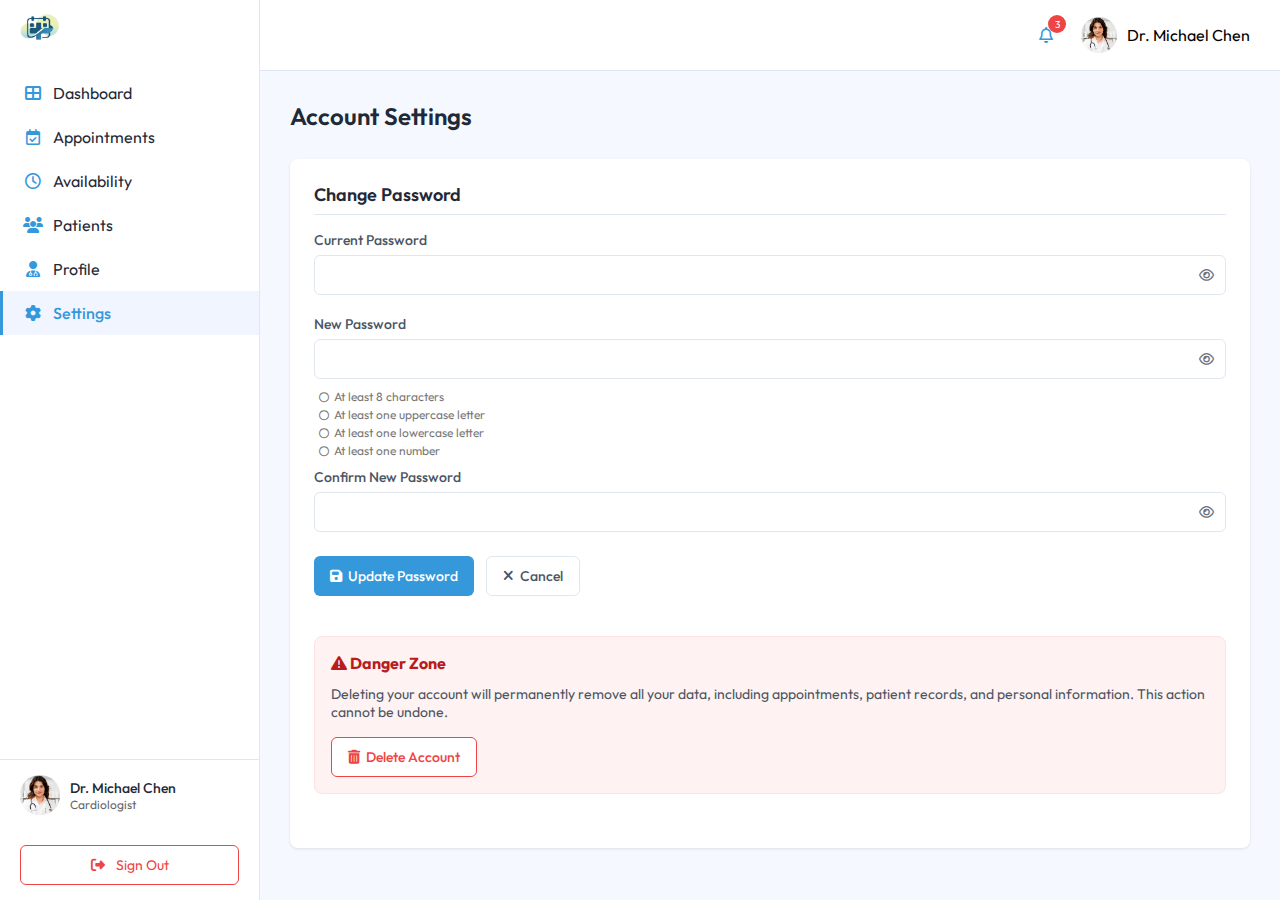
<file: setting.html>
<!DOCTYPE html>
<html lang="en">

<head>
    <meta charset="UTF-8">
    <meta name="viewport" content="width=device-width, initial-scale=1.0">
    <title>Account Settings</title>
    <link rel="icon" href="images/logo.png" type="my_logo">
    <link rel="stylesheet" href="https://cdnjs.cloudflare.com/ajax/libs/font-awesome/6.4.0/css/all.min.css">

    <style>
        @import url('https://fonts.googleapis.com/css2?family=Grand+Hotel&family=Jost:ital,wght@0,100..900;1,100..900&family=Outfit:wght@100..900&family=Poppins:ital,wght@0,100;0,200;0,300;0,400;0,500;0,600;0,700;0,800;0,900;1,100;1,200;1,300;1,400;1,500;1,600;1,700;1,800;1,900&family=Roboto:ital,wght@0,100..900;1,100..900&family=Winky+Sans:ital,wght@0,300..900;1,300..900&display=swap');


        * {
            margin: 0;
            padding: 0;
            box-sizing: border-box;
            font-family: 'Outfit', sans-serif;

        }

        body {
            background-color: #f5f9ff;
        }

        .container {
            display: flex;
            min-height: 100vh;
        }

        .sidebar {
            width: 260px;
            background-color: white;
            border-right: 1px solid #e0e7f1;
            display: flex;
            flex-direction: column;
            position: fixed;
            height: 100%;
        }

        .logo {
            display: flex;
            align-items: center;
        }

        .logo img {
            width: 40px;
            height: auto;
            margin-top: 7px;
            margin-left: 20px;
        }

        .logo-text {
            color: #3498db;
            font-weight: bold;
            font-style: italic;
            font-size: 24px;
            margin-left: 5px;
        }

        .nav-menu {
            flex-grow: 1;
            display: flex;
            flex-direction: column;
            padding: 20px 0;
        }

        .nav-item {
            display: flex;
            align-items: center;
            padding: 12px 20px;
            color: #1f2937;
            text-decoration: none;
            transition: all 0.3s;
            border-left: 3px solid transparent;
        }

        .nav-item.active {
            background-color: #f0f5ff;
            color: #3498db;
            border-left: 3px solid #3498db;
            font-weight: 500;
        }

        .nav-item:hover:not(.active) {
            background-color: #f8fafc;
            color: #3498db;
        }

        .nav-item i {
            width: 20px;
            margin-right: 10px;
            text-align: center;
            color: #3498db;
        }

        .user-profile {
            padding: 15px 20px;
            display: flex;
            align-items: center;
            border-top: 1px solid #e0e7f1;
        }

        .user-avatar {
            width: 40px;
            height: 40px;
            border-radius: 50%;
            background-color: #e5e7eb;
            margin-right: 10px;
            overflow: hidden;
        }

        .user-avatar img {
            width: 100%;
            height: 100%;
            object-fit: cover;
        }

        .user-info {
            flex-grow: 1;
        }

        .user-name {
            font-weight: 500;
            color: #1f2937;
            font-size: 14px;
        }

        .user-role {
            color: #666;
            font-size: 12px;
        }

        .logout-btn {
            display: block;
            margin: 15px 20px;
            padding: 10px;
            border: 1px solid #ef4444;
            border-radius: 6px;
            color: #ef4444;
            background-color: white;
            text-align: center;
            text-decoration: none;
            font-size: 14px;
            transition: all 0.3s;
        }

        .logout-btn:hover {
            background-color: #fef2f2;
        }

        .logout-btn i {
            margin-right: 8px;
        }

        .main-content {
            flex-grow: 1;
            margin-left: 260px;
        }

        .top-bar {
            display: flex;
            align-items: center;
            justify-content: space-between;
            padding: 15px 30px;
            background-color: white;
            border-bottom: 1px solid #e0e7f1;
        }

        .menu-toggle {
            display: none;
            font-size: 20px;
            color: #3498db;
            cursor: pointer;
            margin-right: 15px;
        }

        .search-container {
            flex-grow: 1;
            max-width: 500px;
            position: relative;
        }

        .search-container i {
            position: absolute;
            left: 10px;
            top: 50%;
            transform: translateY(-50%);
            color: #3498db;
        }

        .search-input {
            width: 100%;
            padding: 8px 10px 8px 35px;
            border: 1px solid #e0e7f1;
            border-radius: 20px;
            background-color: #f8fafc;
            outline: none;
            transition: all 0.3s;
        }

        .search-input:focus {
            background-color: white;
            border-color: #bfdbfe;
            box-shadow: 0 0 0 3px rgba(59, 130, 246, 0.1);
        }

        .notification-container {
            display: flex;
            align-items: center;
        }

        .icon-btn {
            width: 40px;
            height: 40px;
            border-radius: 50%;
            display: flex;
            align-items: center;
            justify-content: center;
            margin-left: 10px;
            position: relative;
            color: #3498db;
            background-color: transparent;
            transition: all 0.3s;
        }

        .icon-btn:hover {
            background-color: #f0f5ff;
            color: #3498db;
        }

        .notification-badge {
            position: absolute;
            top: 0;
            right: 0;
            background-color: #ef4444;
            color: white;
            border-radius: 50%;
            width: 18px;
            height: 18px;
            font-size: 10px;
            display: flex;
            align-items: center;
            justify-content: center;
        }

        .user-dropdown {
            display: flex;
            align-items: center;
            margin-left: 15px;
        }

        .user-dropdown img {
            width: 36px;
            height: 36px;
            border-radius: 50%;
            object-fit: cover;
            margin-right: 10px;
        }

        .content {
            padding: 30px;
        }

        /* Welcome Section */
        .welcome-section {
            display: flex;
            justify-content: space-between;
            align-items: center;
            margin-bottom: 24px;
        }

        .welcome-text h1 {
            font-size: 24px;
            font-weight: 600;
            color: #1f2937;
            margin-bottom: 4px;
        }

        /* Settings Styles */
        .settings-container {
            display: block;
            width: 100%;
        }

        .settings-content {
            width: 100%;
            background-color: white;
            border-radius: 8px;
            box-shadow: 0 1px 3px rgba(0, 0, 0, 0.1);
            padding: 24px;

            margin: 0 auto;
        }

        .settings-section {
            margin-bottom: 30px;
        }

        .settings-section h2 {
            font-size: 18px;
            font-weight: 600;
            color: #1f2937;
            margin-bottom: 16px;
            padding-bottom: 8px;
            border-bottom: 1px solid #e0e7f1;
        }

        .form-group {
            margin-bottom: 20px;
        }

        .form-group label {
            display: block;
            font-size: 14px;
            font-weight: 500;
            color: #4b5563;
            margin-bottom: 6px;
        }

        .form-control {
            width: 100%;
            padding: 10px 12px;
            border: 1px solid #e0e7f1;
            border-radius: 6px;
            font-size: 14px;
            transition: all 0.3s;
        }

        .form-control:focus {
            outline: none;
            border-color: #bfdbfe;
            box-shadow: 0 0 0 3px rgba(59, 130, 246, 0.1);
        }

        .btn {
            padding: 10px 16px;
            border-radius: 6px;
            font-size: 14px;
            font-weight: 500;
            cursor: pointer;
            transition: all 0.3s;
            display: inline-flex;
            align-items: center;
            justify-content: center;
            border: none;
        }

        .btn-primary {
            background-color: #3498db;
            color: white;
        }

        .btn-primary:hover {
            background-color: #2980b9;
        }

        .btn-outline {
            background-color: white;
            border: 1px solid #e0e7f1;
            color: #4b5563;
        }

        .btn-outline:hover {
            background-color: #f8fafc;
        }

        .btn-danger {
            background-color: white;
            border: 1px solid #ef4444;
            color: #ef4444;
        }

        .btn-danger:hover {
            background-color: #fef2f2;
        }

        .btn i {
            margin-right: 6px;
        }

        .password-rules {
            margin-top: 8px;
            font-size: 12px;
            color: #6b7280;
            margin-bottom: 10px;
        }

        .password-requirements {
            margin-top: 5px;
            margin-left: 5px;
            margin-top: 10px;
        }

        .requirement {
            display: flex;
            align-items: center;
            font-size: 12px;
            color: #777;
            margin-bottom: 3px;
        }

        .requirement i {
            margin-right: 5px;
            font-size: 10px;
        }

        .requirement.valid {
            color: #2ecc71;
        }

        .requirement.invalid {
            color: #e74c3c;
        }


        .form-actions {
            display: flex;
            gap: 12px;
            margin-top: 24px;
        }

        .danger-zone {
            margin-top: 40px;
            padding: 16px;
            border-radius: 8px;
            border: 1px solid #fee2e2;
            background-color: #fef2f2;
        }

        .danger-zone h3 {
            color: #b91c1c;
            font-size: 16px;
            margin-bottom: 12px;
        }

        .danger-zone p {
            color: #4b5563;
            font-size: 14px;
            margin-bottom: 16px;
        }

        .hidden {
            display: none;
        }

        /* Modal */
        .modal-overlay {
            position: fixed;
            top: 0;
            left: 0;
            right: 0;
            bottom: 0;
            background-color: rgba(0, 0, 0, 0.5);
            display: flex;
            align-items: center;
            justify-content: center;
            z-index: 1000;
            visibility: hidden;
            opacity: 0;
            transition: visibility 0s linear 0.25s, opacity 0.25s;
        }

        .modal-overlay.active {
            visibility: visible;
            opacity: 1;
            transition-delay: 0s;
        }

        .modal {
            width: 440px;
            background-color: white;
            border-radius: 8px;
            box-shadow: 0 4px 12px rgba(0, 0, 0, 0.15);
            overflow: hidden;
        }

        .modal-header {
            padding: 16px 24px;
            border-bottom: 1px solid #e0e7f1;
        }

        .modal-header h3 {
            font-size: 18px;
            font-weight: 600;
            color: #b91c1c;
        }

        .modal-body {
            padding: 24px;
        }

        .modal-body p {
            color: #4b5563;
            font-size: 14px;
            margin-bottom: 16px;
        }

        .modal-actions {
            padding: 16px 24px;
            display: flex;
            justify-content: flex-end;
            gap: 12px;
            border-top: 1px solid #e0e7f1;
        }

        .password-toggle {
            position: absolute;
            right: 12px;
            top: 50%;
            transform: translateY(-50%);
            background: none;
            border: none;
            color: #6b7280;
            cursor: pointer;
        }

        .password-field-wrapper {
            position: relative;
        }

        /* Responsive Styles */
        @media (max-width: 1200px) {
            .form-row {
                flex-wrap: wrap;
            }

            .form-col {
                flex: 1 1 45%;
                min-width: 300px;
            }

            .settings-nav-item {
                padding: 15px 15px;
                font-size: 14px;
            }

            .content {
                padding: 25px;
            }
        }

        @media (max-width: 992px) {
            .sidebar {
                left: -260px;
                transition: all 0.3s;
                z-index: 1000;
            }

            .sidebar.active {
                left: 0;
            }

            .main-content {
                margin-left: 0;
            }

            .menu-toggle {
                display: block;
            }

            .user-dropdown span {
                display: none;
            }

            .settings-content {
                padding: 20px;
            }

            .form-col {
                flex: 1 1 100%;
                min-width: auto;
            }
        }

        @media (max-width: 768px) {
            .top-bar {
                padding: 15px 20px;
            }

            .content {
                padding: 20px;
            }

            .welcome-text h1 {
                font-size: 22px;
            }

            .avatar-upload {
                flex-direction: column;
                align-items: flex-start;
                gap: 15px;
            }

            .specialty-tags {
                gap: 8px;
            }

            .settings-nav {
                flex-wrap: wrap;
            }

            .settings-nav-item {
                flex: 1 1 50%;
                text-align: center;
                padding: 12px 10px;
                font-size: 13px;
            }

            .form-actions {
                flex-direction: column-reverse;
                gap: 8px;
            }

            .btn {
                width: 100%;
            }
        }

        @media (max-width: 576px) {
            .top-bar {
                padding: 12px 15px;
            }

            .content {
                padding: 15px;
            }

            .welcome-text h1 {
                font-size: 20px;
            }

            .settings-nav-item {
                flex: 1 1 100%;
                font-size: 12.5px;
                padding: 10px 5px;
            }

            .user-profile {
                padding: 15px;
            }

            .logout-btn {
                margin: 15px;
            }

            .notification-container .icon-btn {
                width: 35px;
                height: 35px;
            }

            .user-dropdown img {
                width: 32px;
                height: 32px;
            }

            .form-control {
                font-size: 13px;
            }

            .form-group label {
                font-size: 13px;
            }

            .specialty-tag {
                font-size: 12px;
                padding: 4px 10px;
            }

            .current-avatar {
                width: 80px;
                height: 80px;
            }
        }
    </style>
</head>


<body>
    <div class="container">
        <div class="sidebar" id="sidebar">
            <div class="logo">
                <a href="">
                    <img src="images/logo.png" alt="">
                </a>
            </div>
            <div class="nav-menu">
                <a href="index.html" class="nav-item">
                    <i class="fas fa-th-large"></i>
                    <span>Dashboard</span>
                </a>
                <a href="appointments.html" class="nav-item">
                    <i class="fa-regular fa-calendar-check"></i>
                    <span>Appointments</span>
                </a>
                <a href="availability.html" class="nav-item">
                    <i class="far fa-clock"></i>
                    <span>Availability</span>
                </a>
                <a href="patients.html" class="nav-item">
                   <i class="fa-solid fa-users"></i>
                    <span>Patients</span>
                </a>
                <a href="profile.html" class="nav-item">
                    <i class="fa-solid fa-user-doctor"></i>
                    <span>Profile</span>
                </a>
                <a href="setting.html" class="nav-item active">
                    <i class="fas fa-cog"></i>
                    <span>Settings</span>
                </a>
            </div>
            <div class="user-profile">
                <div class="user-avatar">
                    <img src="images/doctor-1.png" alt="Dr. Chen">
                </div>
                <div class="user-info">
                    <div class="user-name">Dr. Michael Chen</div>
                    <div class="user-role">Cardiologist</div>
                </div>
            </div>
            <a href="#" class="logout-btn">
                <i class="fas fa-sign-out-alt"></i>
                Sign Out
            </a>
        </div>
        <div class="main-content">
            <div class="top-bar">
                <div class="menu-toggle" id="menu-toggle">
                    <i class="fas fa-bars"></i>
                </div>
                <div class="search-container">
                    <!-- Search input removed as it was empty in original -->
                </div>
                <div class="notification-container">
                    <div class="icon-btn">
                        <i class="far fa-bell"></i>
                        <span class="notification-badge">3</span>
                    </div>
                    <div class="user-dropdown">
                        <img src="images/doctor-1.png" alt="Dr. Chen">
                        <span>Dr. Michael Chen</span>
                    </div>
                </div>
            </div>
            <div class="content">
                <!-- Welcome Section -->
                <div class="welcome-section">
                    <div class="welcome-text">
                        <h1>Account Settings</h1>
                    </div>
                </div>

                <!-- Settings Container -->
                <div class="settings-container">

                    <!-- Settings Content -->
                    <div class="settings-content">
                        <div class="settings-section">
                            <h2>Change Password</h2>
                            <form id="change-password-form">
                                <div class="form-group">
                                    <label for="current-password">Current Password</label>
                                    <div class="password-field-wrapper">
                                        <input type="password" id="current-password" class="form-control" required>
                                        <button type="button" class="password-toggle" data-target="current-password">
                                            <i class="far fa-eye"></i>
                                        </button>
                                    </div>
                                </div>
                                <div class="form-group">
                                    <label for="new-password">New Password</label>
                                    <div class="password-field-wrapper">
                                        <input type="password" id="new-password" class="form-control" required>
                                        <button type="button" class="password-toggle" data-target="new-password">
                                            <i class="far fa-eye"></i>
                                        </button>
                                    </div>
                                    <div class="password-rules">
                                        <div class="password-requirements">
                                            <div class="requirement" id="length-req">
                                                <i class="fa-regular fa-circle"></i> At least 8 characters
                                            </div>
                                            <div class="requirement" id="uppercase-req">
                                                <i class="fa-regular fa-circle"></i> At least one uppercase letter
                                            </div>
                                            <div class="requirement" id="lowercase-req">
                                                <i class="fa-regular fa-circle"></i> At least one lowercase letter
                                            </div>
                                            <div class="requirement" id="number-req">
                                                <i class="fa-regular fa-circle"></i> At least one number
                                            </div>
                                        </div>

                                    </div>
                                    <div class="form-group">
                                        <label for="confirm-password">Confirm New Password</label>
                                        <div class="password-field-wrapper">
                                            <input type="password" id="confirm-password" class="form-control" required>
                                            <button type="button" class="password-toggle"
                                                data-target="confirm-password">
                                                <i class="far fa-eye"></i>
                                            </button>
                                        </div>
                                    </div>
                                    <div class="form-actions">
                                        <button type="submit" class="btn btn-primary">
                                            <i class="fas fa-save"></i>
                                            Update Password
                                        </button>
                                        <button type="reset" class="btn btn-outline">
                                            <i class="fas fa-times"></i>
                                            Cancel
                                        </button>
                                    </div>
                            </form>
                        </div>

                        <!-- Danger Zone -->
                        <div class="danger-zone">
                            <h3><i class="fas fa-exclamation-triangle"></i> Danger Zone</h3>
                            <p>Deleting your account will permanently remove all your data, including appointments,
                                patient records, and personal information. This action cannot be undone.</p>
                            <button id="delete-account-btn" class="btn btn-danger">
                                <i class="fas fa-trash-alt"></i>
                                Delete Account
                            </button>
                        </div>
                    </div>
                </div>
            </div>
        </div>
    </div>

    <!-- Delete Account Confirmation Modal -->
    <div id="delete-account-modal" class="modal-overlay">
        <div class="modal">
            <div class="modal-header">
                <h3><i class="fas fa-exclamation-triangle"></i> Delete Account</h3>
            </div>
            <div class="modal-body">
                <p>Are you sure you want to delete your account? This action cannot be undone and all your data will be
                    permanently removed.</p>
                <div class="form-group">
                    <label for="delete-password">Enter your password to confirm</label>
                    <div class="password-field-wrapper">
                        <input type="password" id="delete-password" class="form-control" required>
                        <button type="button" class="password-toggle" data-target="delete-password">
                            <i class="far fa-eye"></i>
                        </button>
                    </div>
                </div>
            </div>
            <div class="modal-actions">
                <button id="cancel-delete" class="btn btn-outline">Cancel</button>
                <button id="confirm-delete" class="btn btn-danger">Delete Account</button>
            </div>
        </div>
    </div>

    <script>
        // Toggle sidebar functionality
        document.getElementById('menu-toggle').addEventListener('click', function () {
            document.getElementById('sidebar').classList.toggle('active');
            document.querySelector('.main-content').classList.toggle('expanded');
        });

        // Close sidebar when clicking outside on small screens
        document.addEventListener('click', function (event) {
            const sidebar = document.getElementById('sidebar');
            const menuToggle = document.getElementById('menu-toggle');

            if (window.innerWidth <= 768 &&
                !sidebar.contains(event.target) &&
                !menuToggle.contains(event.target) &&
                sidebar.classList.contains('active')) {
                sidebar.classList.remove('active');
                document.querySelector('.main-content').classList.remove('expanded');
            }
        });

        // Adjust sidebar on window resize
        window.addEventListener('resize', function () {
            const sidebar = document.getElementById('sidebar');
            if (window.innerWidth > 768 && sidebar.classList.contains('active')) {
                sidebar.classList.remove('active');
                document.querySelector('.main-content').classList.remove('expanded');
            }
        });

        // Password visibility toggle
        document.querySelectorAll('.password-toggle').forEach(button => {
            button.addEventListener('click', function () {
                const targetId = this.getAttribute('data-target');
                const passwordInput = document.getElementById(targetId);
                const icon = this.querySelector('i');

                if (passwordInput.type === 'password') {
                    passwordInput.type = 'text';
                    icon.classList.remove('fa-eye');
                    icon.classList.add('fa-eye-slash');
                } else {
                    passwordInput.type = 'password';
                    icon.classList.remove('fa-eye-slash');
                    icon.classList.add('fa-eye');
                }
            });
        });

        // Password form submission
        document.getElementById('change-password-form').addEventListener('submit', function (e) {
            e.preventDefault();

            const currentPassword = document.getElementById('current-password').value;
            const newPassword = document.getElementById('new-password').value;
            const confirmPassword = document.getElementById('confirm-password').value;

            if (newPassword !== confirmPassword) {
                alert('New passwords do not match!');
                return;
            }

            // Password validation
            const passwordRegex = /^(?=.*[A-Z])(?=.*\d)(?=.*[!@#$%^&*()_+\-=\[\]{};':"\\|,.<>\/?]).{8,}$/;
            if (!passwordRegex.test(newPassword)) {
                alert('Password does not meet the requirements!');
                return;
            }

            // Here you would typically send an API request to update the password
            alert('Password updated successfully!');
            this.reset();
        });

        // Delete account modal
        const deleteAccountBtn = document.getElementById('delete-account-btn');
        const deleteAccountModal = document.getElementById('delete-account-modal');
        const cancelDeleteBtn = document.getElementById('cancel-delete');
        const confirmDeleteBtn = document.getElementById('confirm-delete');

        deleteAccountBtn.addEventListener('click', function () {
            deleteAccountModal.classList.add('active');
        });

        cancelDeleteBtn.addEventListener('click', function () {
            deleteAccountModal.classList.remove('active');
            document.getElementById('delete-password').value = '';
        });

        confirmDeleteBtn.addEventListener('click', function () {
            const password = document.getElementById('delete-password').value;

            if (!password) {
                alert('Please enter your password to confirm!');
                return;
            }

            // Here you would typically send an API request to delete the account
            alert('Account deleted successfully!');
            deleteAccountModal.classList.remove('active');

            // Redirect to login page after account deletion
            // window.location.href = 'login.html';
        });

        // Password validation
        const newPasswordInput = document.getElementById('new-password');
        const lengthReq = document.getElementById('length-req');
        const uppercaseReq = document.getElementById('uppercase-req');
        const lowercaseReq = document.getElementById('lowercase-req');
        const numberReq = document.getElementById('number-req');

        newPasswordInput.addEventListener('input', validatePassword);

        function validatePassword() {
            const password = newPasswordInput.value;

            // Check length
            if (password.length >= 8) {
                lengthReq.classList.add('valid');
                lengthReq.classList.remove('invalid');
                lengthReq.querySelector('i').classList.remove('fa-circle');
                lengthReq.querySelector('i').classList.add('fa-check-circle');
            } else {
                lengthReq.classList.remove('valid');
                lengthReq.classList.add('invalid');
                lengthReq.querySelector('i').classList.remove('fa-check-circle');
                lengthReq.querySelector('i').classList.add('fa-circle');
            }

            // Check uppercase
            if (/[A-Z]/.test(password)) {
                uppercaseReq.classList.add('valid');
                uppercaseReq.classList.remove('invalid');
                uppercaseReq.querySelector('i').classList.remove('fa-circle');
                uppercaseReq.querySelector('i').classList.add('fa-check-circle');
            } else {
                uppercaseReq.classList.remove('valid');
                uppercaseReq.classList.add('invalid');
                uppercaseReq.querySelector('i').classList.remove('fa-check-circle');
                uppercaseReq.querySelector('i').classList.add('fa-circle');
            }

            // Check lowercase
            if (/[a-z]/.test(password)) {
                lowercaseReq.classList.add('valid');
                lowercaseReq.classList.remove('invalid');
                lowercaseReq.querySelector('i').classList.remove('fa-circle');
                lowercaseReq.querySelector('i').classList.add('fa-check-circle');
            } else {
                lowercaseReq.classList.remove('valid');
                lowercaseReq.classList.add('invalid');
                lowercaseReq.querySelector('i').classList.remove('fa-check-circle');
                lowercaseReq.querySelector('i').classList.add('fa-circle');
            }

            // Check number
            if (/[0-9]/.test(password)) {
                numberReq.classList.add('valid');
                numberReq.classList.remove('invalid');
                numberReq.querySelector('i').classList.remove('fa-circle');
                numberReq.querySelector('i').classList.add('fa-check-circle');
            } else {
                numberReq.classList.remove('valid');
                numberReq.classList.add('invalid');
                numberReq.querySelector('i').classList.remove('fa-check-circle');
                numberReq.querySelector('i').classList.add('fa-circle');
            }
        }
    </script>
</body>

</html>
</file>
